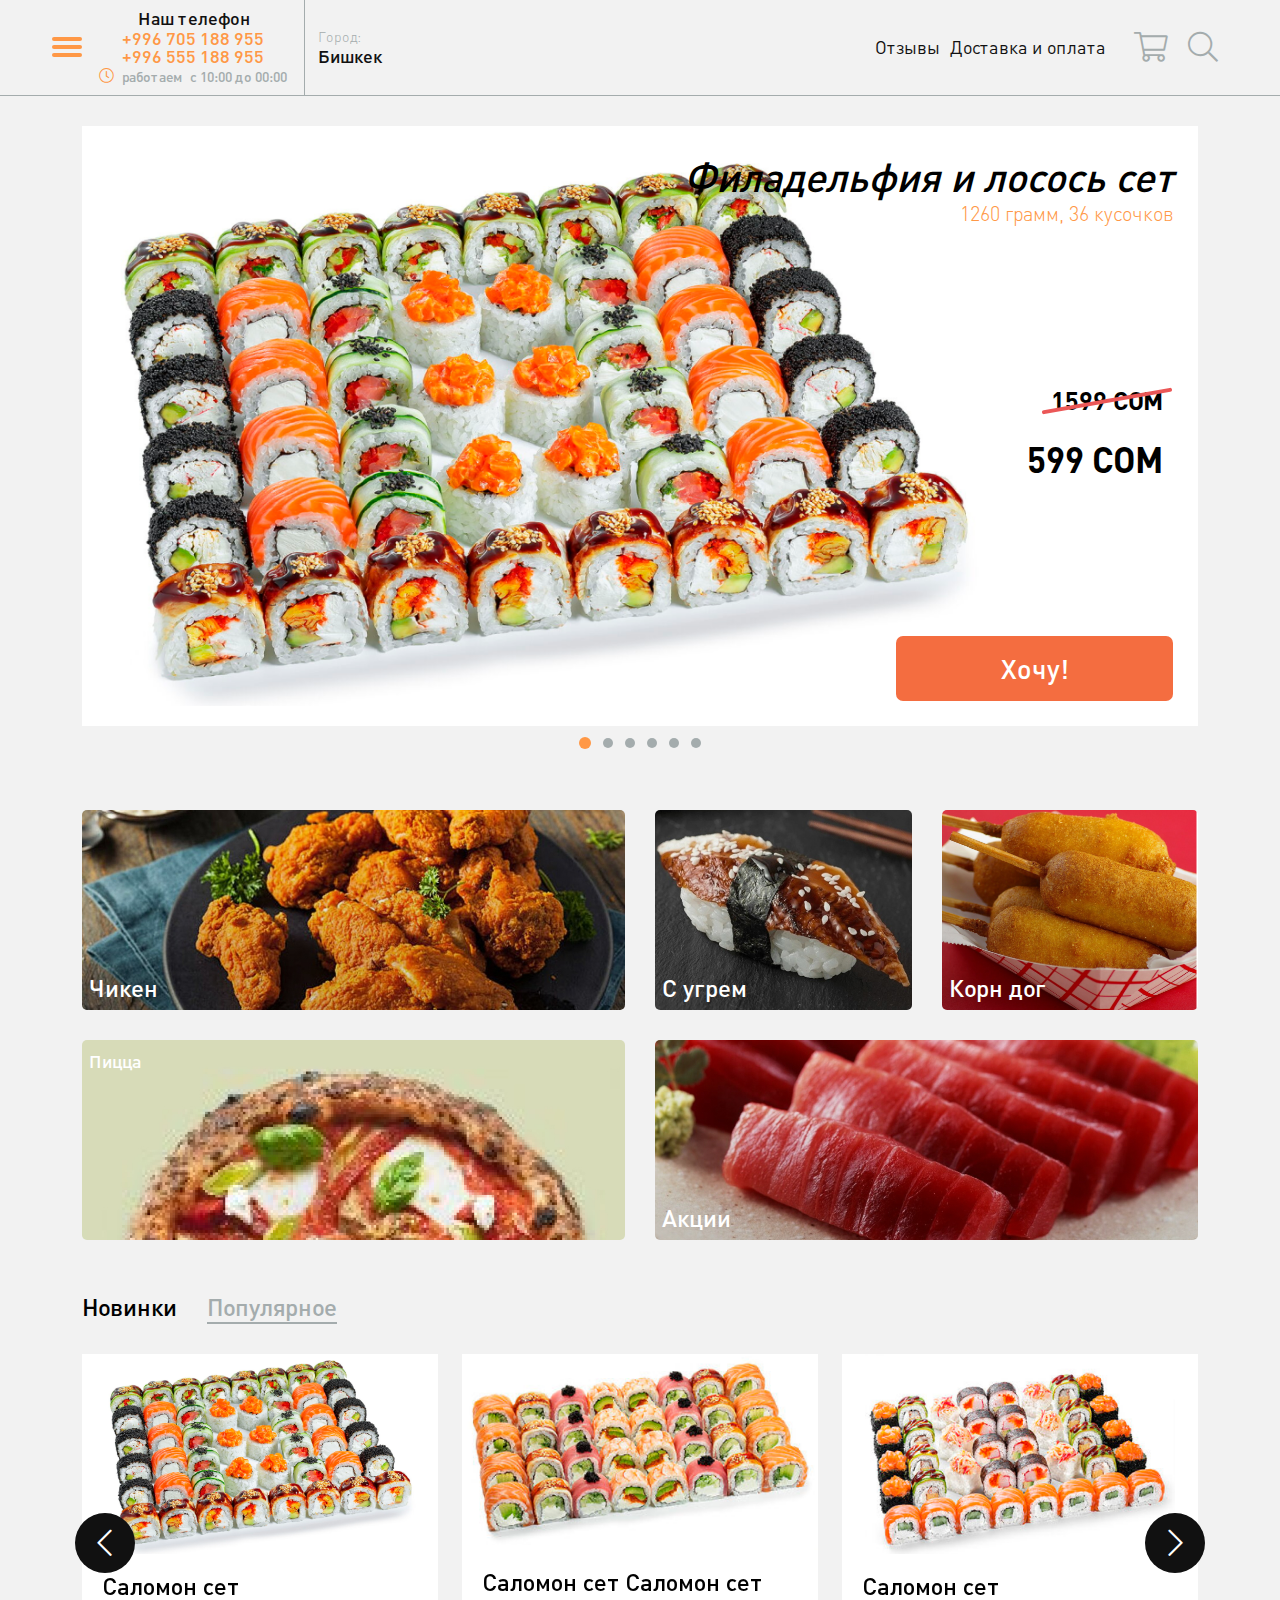
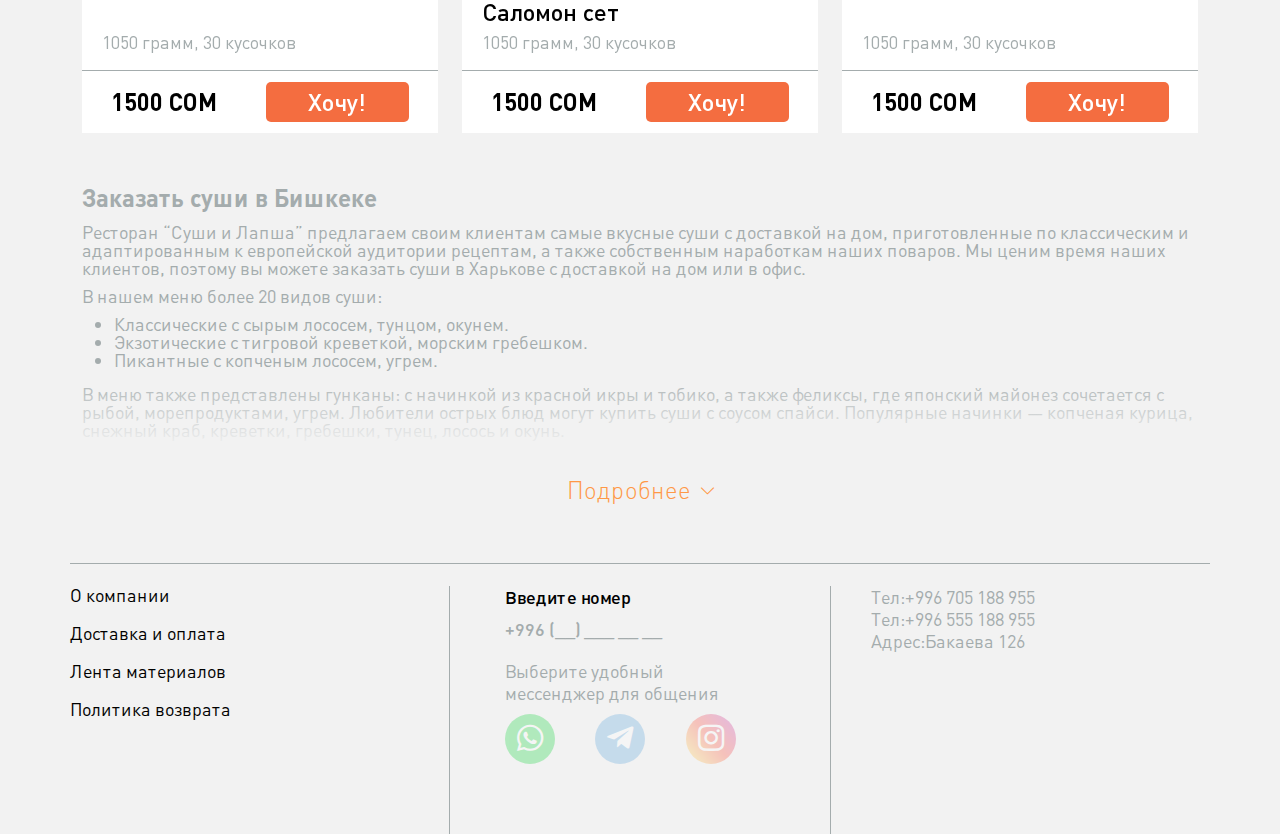
<file: index.html>
<!DOCTYPE html>
<html lang="en">
<head>
  <meta charset="UTF-8">
  <meta http-equiv="X-UA-Compatible" content="IE=edge">
  <meta name="viewport" content="width=device-width, initial-scale=1.0">
  <title>Document</title>
  <link rel="stylesheet" href="css/bootstrap.css">
  <link rel="stylesheet" href="css/main.css">
</head>
<body>
  
  <!-- navbar -->
  <nav class="navbar">
    <div class="container-fluid">
      <div class="navbar-controllers d-flex align-items-center">
        <a href="#!" class="navbar-controllers__logo d-md-none d-flex">
          <img src="images/logo.png" alt="">
        </a>
        <a href="#menu" data-bs-toggle="offcanvas" class="navbar-controllers__btn d-md-flex d-none">
          <span></span>
          <span></span>
          <span></span>
        </a>
      </div>
      <div class="navbar-contacts d-flex flex-md-column flex-row align-items-center justify-content-around">
        <div class="navbar-contacts__phone d-flex flex-column align-items-center">
          <h3>Наш телефон</h3>
          <a href="#!">+996 705 188 955</a>
          <a href="#!">+996 555 188 955</a>
        </div>
        <p class="navbar-contacts__time f300 icon-clock d-flex flex-md-row flex-column align-items-center">
          <span>работаем</span>
          <span>с 10:00 до 00:00</span>
        </p>
      </div>
      <div class="navbar-info d-md-flex d-none align-items-center justify-content-between flex-grow-1">
        <div class="navbar-info__location d-flex flex-column justify-content-center">
          <p>Город:</p>
          <h3>Бишкек</h3>
        </div>
        <div class="navbar-info__list d-flex align-items-center">
          <a href="#!">Отзывы</a>
          <a href="#!">Доставка и оплата</a>
        </div>
      </div>
      <div class="navbar-icons d-flex align-items-center">
        <a href="#cart" data-bs-toggle="offcanvas" class="navbar-icons__link f300 icon-cart d-md-flex d-none"></a>
        <a href="#!" class="navbar-icons__link f300 icon-search"></a>
      </div>
    </div>
    <!-- menu-left -->
    <div class="offcanvas offcanvas-start menu" id="menu">
      <div class="offcanvas-header flex-column align-items-center">
        <button type="button" class="btn-close align-self-end" data-bs-dismiss="offcanvas"></button>
        <a href="#!" class="menu-logo d-flex flex-column align-items-center">
          <img src="images/logo.png" alt="">
          <span>romsem</span>
        </a>
      </div>
      <div class="offcanvas-body d-flex justify-content-center">
        <ul class="menu-list navbar-nav">
          <li><a href="#!" class=""><img src="images/icon-menu/item1.svg" alt=""><span>Пицца</span></a></li>
          <li><a href="#!" class=""><img src="images/icon-menu/item2.svg" alt=""><span>Сеты</span></a></li>
          <li><a href="#!" class=""><img src="images/icon-menu/item3.svg" alt=""><span>WOK</span></a></li>
          <li><a href="#!" class=""><img src="images/icon-menu/item4.svg" alt=""><span>Роллы</span></a></li>
          <li><a href="#!" class=""><img src="images/icon-menu/item5.svg" alt=""><span>Суши</span></a></li>
          <li><a href="#!" class="soon"><img src="images/icon-menu/item6.svg" alt=""><span>Салаты</span></a></li>
          <li><a href="#!" class="soon"><img src="images/icon-menu/item7.svg" alt=""><span>Супы</span></a></li>
          <li><a href="#!" class=""><img src="images/icon-menu/item8.svg" alt=""><span>Корн доги</span></a></li>
          <li><a href="#!" class=""><img src="images/icon-menu/item9.svg" alt=""><span>Напитки</span></a></li>
          <li><a href="#!" class=""><img src="images/icon-menu/item10.svg" alt=""><span>Акции</span></a></li>
        </ul>
      </div>
    </div>
    <!-- menu-left end -->
    <!-- menu-right -->
    <div class="offcanvas offcanvas-end cart" id="cart">
      <div class="offcanvas-header">
        <button type="button" class="btn-close" data-bs-dismiss="offcanvas"></button>
      </div>
      <div class="offcanvas-body d-flex flex-column">
        <div class="cart-products d-flex flex-column align-items-center">
          <h3 class="cart-products__title">Ваша корзина пуста.</h3>
          <a href="#!" class="cart-products__add">Добавьте же скорее что-нибудь!</a>
          <p class="cart-products__text">Бесплатная доставка от 800 СОМ</p>
        </div>
        <div class="cart-location d-flex flex-column align-items-center">
          <div class="cart-location__map">
            <iframe src="https://www.google.com/maps/embed?pb=!1m18!1m12!1m3!1d46795.66070229562!2d74.58178971938123!3d42.85745942677854!2m3!1f0!2f0!3f0!3m2!1i1024!2i768!4f13.1!3m3!1m2!1s0x389eb7e1c72393ab%3A0xa4fb25362bde93a9!2z0KHRg9GI0Lgg0KTQuNGI0LrQsA!5e0!3m2!1sru!2s!4v1639661784250!5m2!1sru!2s" loading="lazy"></iframe>
          </div>
          <span class="f300 icon-marker"></span>
          <h3 class="cart-location__title">Укажите адрес</h3>
          <a href="#!" class="cart-location__time">И узнайте время доставки</a>
        </div>
      </div>
    </div>
    <!-- menu-right end -->
  </nav>
  <nav class="navbar-bottom fixed-bottom d-md-none d-flex justify-content-center align-items-center">
    <a href="#menu" data-bs-toggle="offcanvas" class="navbar-bottom__link d-flex flex-column align-items-center">
      <img src="images/icon-menu-bottom/icon1.svg" alt="">
      <span>Меню</span>
    </a>
    <a href="#cart" data-bs-toggle="offcanvas" class="navbar-bottom__link d-flex flex-column align-items-center">
      <img src="images/icon-menu-bottom/icon2.svg" alt="">
      <span>Корзина</span>
    </a>
    <a href="#!" class="navbar-bottom__link d-flex flex-column align-items-center">
      <img src="images/icon-menu-bottom/icon3.svg" alt="">
      <span>Отзывы</span>
    </a>
  </nav>
  <!-- navbar end -->
  
  <!-- header slider -->
  <header class="header container d-md-block d-none">
    <div id="header-slider" class="carousel slide" data-bs-ride="carousel">
      <div class="carousel-inner">
        <div class="carousel-item active">
          <img src="images/sets/Rectangle1.png" alt="">
          <div class="carousel-caption d-flex flex-column align-items-end justify-content-between">
            <div class="carousel-caption__text d-flex flex-column align-items-end">
              <h2>Филадельфия и лосось сет</h2>
              <p>1260 грамм, 36 кусочков</p>
            </div>
            <div class="carousel-caption__price d-flex flex-column align-items-end">
              <span class="carousel-caption__price--old">1599 СОМ</span>
              <span class="carousel-caption__price--new">599 СОМ</span>
            </div>
            <a href="#!" class="carousel-caption__btn">Хочу!</a>
          </div>
        </div>
        <div class="carousel-item">
          <img src="images/sets/Rectangle2.png" alt="">
          <div class="carousel-caption d-flex flex-column align-items-end justify-content-between">
            <div class="carousel-caption__text d-flex flex-column align-items-end">
              <h2>Филадельфия и лосось сет</h2>
              <p>1260 грамм, 36 кусочков</p>
            </div>
            <div class="carousel-caption__price d-flex flex-column align-items-end">
              <span class="carousel-caption__price--old">1599 СОМ</span>
              <span class="carousel-caption__price--new">599 СОМ</span>
            </div>
            <a href="#!" class="carousel-caption__btn">Хочу!</a>
          </div>
        </div>
        <div class="carousel-item">
          <img src="images/sets/Rectangle3.png" alt="">
          <div class="carousel-caption d-flex flex-column align-items-end justify-content-between">
            <div class="carousel-caption__text d-flex flex-column align-items-end">
              <h2>Филадельфия и лосось сет</h2>
              <p>1260 грамм, 36 кусочков</p>
            </div>
            <div class="carousel-caption__price d-flex flex-column align-items-end">
              <span class="carousel-caption__price--old">1599 СОМ</span>
              <span class="carousel-caption__price--new">599 СОМ</span>
            </div>
            <a href="#!" class="carousel-caption__btn">Хочу!</a>
          </div>
        </div>
        <div class="carousel-item">
          <img src="images/sets/Rectangle4.png" alt="">
          <div class="carousel-caption d-flex flex-column align-items-end justify-content-between">
            <div class="carousel-caption__text d-flex flex-column align-items-end">
              <h2>Филадельфия и лосось сет</h2>
              <p>1260 грамм, 36 кусочков</p>
            </div>
            <div class="carousel-caption__price d-flex flex-column align-items-end">
              <span class="carousel-caption__price--old">1599 СОМ</span>
              <span class="carousel-caption__price--new">599 СОМ</span>
            </div>
            <a href="#!" class="carousel-caption__btn">Хочу!</a>
          </div>
        </div>
        <div class="carousel-item">
          <img src="images/sets/Rectangle5.png" alt="">
          <div class="carousel-caption d-flex flex-column align-items-end justify-content-between">
            <div class="carousel-caption__text d-flex flex-column align-items-end">
              <h2>Филадельфия и лосось сет</h2>
              <p>1260 грамм, 36 кусочков</p>
            </div>
            <div class="carousel-caption__price d-flex flex-column align-items-end">
              <span class="carousel-caption__price--old">1599 СОМ</span>
              <span class="carousel-caption__price--new">599 СОМ</span>
            </div>
            <a href="#!" class="carousel-caption__btn">Хочу!</a>
          </div>
        </div>
        <div class="carousel-item">
          <img src="images/sets/Rectangle6.png" alt="">
          <div class="carousel-caption d-flex flex-column align-items-end justify-content-between">
            <div class="carousel-caption__text d-flex flex-column align-items-end">
              <h2>Филадельфия и лосось сет</h2>
              <p>1260 грамм, 36 кусочков</p>
            </div>
            <div class="carousel-caption__price d-flex flex-column align-items-end">
              <span class="carousel-caption__price--old">1599 СОМ</span>
              <span class="carousel-caption__price--new">599 СОМ</span>
            </div>
            <a href="#!" class="carousel-caption__btn">Хочу!</a>
          </div>
        </div>
      </div>
      
      <ul class="carousel-indicators">
        <li data-bs-target="#header-slider" data-bs-slide-to="0" class="active"></li>
        <li data-bs-target="#header-slider" data-bs-slide-to="1" ></li>
        <li data-bs-target="#header-slider" data-bs-slide-to="2" ></li>
        <li data-bs-target="#header-slider" data-bs-slide-to="3" ></li>
        <li data-bs-target="#header-slider" data-bs-slide-to="4" ></li>
        <li data-bs-target="#header-slider" data-bs-slide-to="5" ></li>
      </ul>
    </div>
  </header>
  <!-- header slider end -->
  
  <!-- categories -->
  <section class="categories container">
    <div class="row categories__content">
      <div class="col-6 order-md-last categories-card">
        <a href="#!" class="categories-card__link">
          <img src="images/category/item1.jpg" alt="">
          <p>Пицца</p>
        </a>
      </div>
      <div class="col-6 d-md-none d-flex categories-card">
        <a href="#!" class="categories-card__link">
          <img src="images/category/item2.jpg" alt="">
          <p>Сеты</p>
        </a>
      </div>
      <div class="col-6 d-md-none d-flex categories-card">
        <a href="#!" class="categories-card__link">
          <img src="images/category/item3.jpg" alt="">
          <p>WOK</p>
        </a>
      </div>
      <div class="col-6 d-md-none d-flex categories-card">
        <a href="#!" class="categories-card__link">
          <img src="images/category/item4.jpg" alt="">
          <p>Роллы</p>
        </a>
      </div>
      <div class="col-6 d-md-none d-flex categories-card">
        <a href="#!" class="categories-card__link">
          <img src="images/category/item5.jpg" alt="">
          <p>Суши</p>
        </a>
      </div>
      <div class="col-6 d-md-none d-flex categories-card soon">
        <a href="#!" class="categories-card__link">
          <img src="images/category/item6.jpg" alt="">
          <p>Супы</p>
        </a>
      </div>
      <div class="col-6 d-md-none d-flex categories-card soon">
        <a href="#!" class="categories-card__link">
          <img src="images/category/item7.jpg" alt="">
          <p>Салаты</p>
        </a>
      </div>
      <div class="col-6 d-md-none d-flex categories-card">
        <a href="#!" class="categories-card__link">
          <img src="images/category/item8.jpg" alt="">
          <p>Напитки</p>
        </a>
      </div>
      <div class="col-12 d-md-none d-flex categories-card">
        <a href="#!" class="categories-card__link">
          <img src="images/category/item9.jpg" alt="">
          <p>Комбо</p>
        </a>
      </div>
      <div class="col-6 col-md-3 categories-card">
        <a href="#!" class="categories-card__link">
          <img src="images/category/item10.jpg" alt="">
          <p>С угрем</p>
        </a>
      </div>
      <div class="col-6 col-md-3 categories-card">
        <a href="#!" class="categories-card__link">
          <img src="images/category/item11.jpg" alt="">
          <p>Корн дог</p>
        </a>
      </div>
      <div class="col-12 col-md-6 order-md-first categories-card">
        <a href="#!" class="categories-card__link">
          <img src="images/category/item12.jpg" alt="">
          <p>Чикен</p>
        </a>
      </div>
      <div class="col-12 col-md-6 order-md-last categories-card">
        <a href="#!" class="categories-card__link">
          <img src="images/category/item13.jpg" alt="">
          <p>Акции</p>
        </a>
      </div>
    </div>
  </section>
  <!-- categories end -->
  
  <!-- tabs -->
  <section class="tabs d-md-block d-none">
    <div class="container">
      <nav class="nav tabs__links">
        <a href="#link1" data-bs-toggle="tab" class="active">Новинки</a>
        <a href="#link2" data-bs-toggle="tab">Популярное</a>
      </nav>
    </div>
    <div class="container-fluid">
      <div class="tab-content">
        <div class="tab-pane fade show active" id="link1">
          <div id="products-new" class="carousel slide" data-bs-ride="carousel">
            <div class="container">
              <div class="carousel-inner">
                <div class="carousel-item active">
                  <div class="row">
                    <div class="col-md-4">
                      <div class="products d-flex flex-column align-items-center">
                        <img src="images/sets/Rectangle1.png" alt="" class="products__img">
                        <div class="products__content w-100 h-100 d-flex flex-column">
                          <div class="products__content--text d-flex flex-column justify-content-between">
                            <h3>Саломон сет</h3>
                            <p>1050 грамм, 30 кусочков</p>
                          </div>
                          <div class="products__content--price d-flex justify-content-around align-items-center">
                            <span>1500 СОМ</span>
                            <a href="#!" class="products__btn">Хочу!</a>
                          </div>
                        </div>
                      </div>
                    </div>
                    <div class="col-md-4">
                      <div class="products d-flex flex-column align-items-center">
                        <img src="images/sets/Rectangle2.png" alt="" class="products__img">
                        <div class="products__content w-100 h-100 d-flex flex-column">
                          <div class="products__content--text d-flex flex-column justify-content-between">
                            <h3>Саломон сет Саломон сет Саломон сет</h3>
                            <p>1050 грамм, 30 кусочков</p>
                          </div>
                          <div class="products__content--price d-flex justify-content-around align-items-center">
                            <span>1500 СОМ</span>
                            <a href="#!" class="products__btn">Хочу!</a>
                          </div>
                        </div>
                      </div>
                    </div>
                    <div class="col-md-4">
                      <div class="products d-flex flex-column align-items-center">
                        <img src="images/sets/Rectangle3.png" alt="" class="products__img">
                        <div class="products__content w-100 h-100 d-flex flex-column">
                          <div class="products__content--text d-flex flex-column justify-content-between ">
                            <h3>Саломон сет</h3>
                            <p>1050 грамм, 30 кусочков</p>
                          </div>
                          <div class="products__content--price d-flex justify-content-around align-items-center">
                            <span>1500 СОМ</span>
                            <a href="#!" class="products__btn">Хочу!</a>
                          </div>
                        </div>
                      </div>
                    </div>
                  </div>
                </div>
                <div class="carousel-item">
                  <div class="row">
                    <div class="col-md-4">
                      <div class="products d-flex flex-column align-items-center">
                        <img src="images/sets/Rectangle1.png" alt="" class="products__img">
                        <div class="products__content w-100 h-100 d-flex flex-column">
                          <div class="products__content--text d-flex flex-column justify-content-between">
                            <h3>Саломон сет</h3>
                            <p>1050 грамм, 30 кусочков</p>
                          </div>
                          <div class="products__content--price d-flex justify-content-around align-items-center">
                            <span>1500 СОМ</span>
                            <a href="#!" class="products__btn">Хочу!</a>
                          </div>
                        </div>
                      </div>
                    </div>
                    <div class="col-md-4">
                      <div class="products d-flex flex-column align-items-center">
                        <img src="images/sets/Rectangle2.png" alt="" class="products__img">
                        <div class="products__content w-100 h-100 d-flex flex-column">
                          <div class="products__content--text d-flex flex-column justify-content-between">
                            <h3>Саломон сет Саломон сет Саломон сет</h3>
                            <p>1050 грамм, 30 кусочков</p>
                          </div>
                          <div class="products__content--price d-flex justify-content-around align-items-center">
                            <span>1500 СОМ</span>
                            <a href="#!" class="products__btn">Хочу!</a>
                          </div>
                        </div>
                      </div>
                    </div>
                    <div class="col-md-4">
                      <div class="products d-flex flex-column align-items-center">
                        <img src="images/sets/Rectangle3.png" alt="" class="products__img">
                        <div class="products__content w-100 h-100 d-flex flex-column">
                          <div class="products__content--text d-flex flex-column justify-content-between ">
                            <h3>Саломон сет</h3>
                            <p>1050 грамм, 30 кусочков</p>
                          </div>
                          <div class="products__content--price d-flex justify-content-around align-items-center">
                            <span>1500 СОМ</span>
                            <a href="#!" class="products__btn">Хочу!</a>
                          </div>
                        </div>
                      </div>
                    </div>
                  </div>
                </div>
              </div>
            </div>
            <a class="carousel-control-prev f300 icon-arr-left" href="#products-new" data-bs-slide="prev"></a>
            <a class="carousel-control-next f300 icon-arr-right" href="#products-new" data-bs-slide="next"></a>
          </div>
        </div>
        <div class="tab-pane fade show" id="link2">
          <div id="products-popular" class="carousel slide" data-bs-ride="carousel">
            <div class="container">
              <div class="carousel-inner">
                <div class="carousel-item active">
                  <div class="row">
                    <div class="col-md-4">
                      <div class="products d-flex flex-column align-items-center">
                        <img src="images/sets/Rectangle1.png" alt="" class="products__img">
                        <div class="products__content w-100 h-100 d-flex flex-column">
                          <div class="products__content--text d-flex flex-column justify-content-between">
                            <h3>Саломон сет</h3>
                            <p>1050 грамм, 30 кусочков</p>
                          </div>
                          <div class="products__content--price d-flex justify-content-around align-items-center">
                            <span>1500 СОМ</span>
                            <a href="#!" class="products__btn">Хочу!</a>
                          </div>
                        </div>
                      </div>
                    </div>
                    <div class="col-md-4">
                      <div class="products d-flex flex-column align-items-center">
                        <img src="images/sets/Rectangle2.png" alt="" class="products__img">
                        <div class="products__content w-100 h-100 d-flex flex-column">
                          <div class="products__content--text d-flex flex-column justify-content-between">
                            <h3>Саломон сет Саломон сет Саломон сет</h3>
                            <p>1050 грамм, 30 кусочков</p>
                          </div>
                          <div class="products__content--price d-flex justify-content-around align-items-center">
                            <span>1500 СОМ</span>
                            <a href="#!" class="products__btn">Хочу!</a>
                          </div>
                        </div>
                      </div>
                    </div>
                    <div class="col-md-4">
                      <div class="products d-flex flex-column align-items-center">
                        <img src="images/sets/Rectangle3.png" alt="" class="products__img">
                        <div class="products__content w-100 h-100 d-flex flex-column">
                          <div class="products__content--text d-flex flex-column justify-content-between ">
                            <h3>Саломон сет</h3>
                            <p>1050 грамм, 30 кусочков</p>
                          </div>
                          <div class="products__content--price d-flex justify-content-around align-items-center">
                            <span>1500 СОМ</span>
                            <a href="#!" class="products__btn">Хочу!</a>
                          </div>
                        </div>
                      </div>
                    </div>
                  </div>
                </div>
                <div class="carousel-item">
                  <div class="row">
                    <div class="col-md-4">
                      <div class="products d-flex flex-column align-items-center">
                        <img src="images/sets/Rectangle1.png" alt="" class="products__img">
                        <div class="products__content w-100 h-100 d-flex flex-column">
                          <div class="products__content--text d-flex flex-column justify-content-between">
                            <h3>Саломон сет</h3>
                            <p>1050 грамм, 30 кусочков</p>
                          </div>
                          <div class="products__content--price d-flex justify-content-around align-items-center">
                            <span>1500 СОМ</span>
                            <a href="#!" class="products__btn">Хочу!</a>
                          </div>
                        </div>
                      </div>
                    </div>
                    <div class="col-md-4">
                      <div class="products d-flex flex-column align-items-center">
                        <img src="images/sets/Rectangle2.png" alt="" class="products__img">
                        <div class="products__content w-100 h-100 d-flex flex-column">
                          <div class="products__content--text d-flex flex-column justify-content-between">
                            <h3>Саломон сет Саломон сет Саломон сет</h3>
                            <p>1050 грамм, 30 кусочков</p>
                          </div>
                          <div class="products__content--price d-flex justify-content-around align-items-center">
                            <span>1500 СОМ</span>
                            <a href="#!" class="products__btn">Хочу!</a>
                          </div>
                        </div>
                      </div>
                    </div>
                    <div class="col-md-4">
                      <div class="products d-flex flex-column align-items-center">
                        <img src="images/sets/Rectangle3.png" alt="" class="products__img">
                        <div class="products__content w-100 h-100 d-flex flex-column">
                          <div class="products__content--text d-flex flex-column justify-content-between ">
                            <h3>Саломон сет</h3>
                            <p>1050 грамм, 30 кусочков</p>
                          </div>
                          <div class="products__content--price d-flex justify-content-around align-items-center">
                            <span>1500 СОМ</span>
                            <a href="#!" class="products__btn">Хочу!</a>
                          </div>
                        </div>
                      </div>
                    </div>
                  </div>
                </div>
              </div>
            </div>
            <a class="carousel-control-prev f300 icon-arr-left" href="#products-popular" data-bs-slide="prev"></a>
            <a class="carousel-control-next f300 icon-arr-right" href="#products-popular" data-bs-slide="next"></a>
          </div>
        </div>
      </div>
    </div>
  </section>
  <!-- tabs end -->
  
  <!-- content -->
  <section class="content container d-flex flex-column align-items-center">
    <div class="content__text w-100">
      <h3>Заказать суши в Бишкеке</h3>
      <p>Ресторан “Суши и Лапша” предлагаем своим клиентам самые вкусные суши с доставкой на дом, приготовленные по классическим и адаптированным к европейской аудитории рецептам, а также собственным наработкам наших поваров. Мы ценим время наших клиентов, поэтому вы можете заказать суши в Харькове с доставкой на дом или в офис.</p>
      <p>В нашем меню более 20 видов суши:</p>
      <ul>
        <li>Классические с сырым лососем, тунцом, окунем.</li>
        <li>Экзотические с тигровой креветкой, морским гребешком.</li>
        <li>Пикантные с копченым лососем, угрем.</li>
      </ul>
      <p>В меню также представлены гунканы: с начинкой из красной икры и тобико, а также феликсы, где японский майонез сочетается с рыбой, морепродуктами, угрем. Любители острых блюд могут купить суши с соусом спайси. Популярные начинки — копченая курица, снежный краб, креветки, гребешки, тунец, лосось и окунь.</p>
    </div>
    <a href="#!" class="content__more f300 icon-arr-down d-flex flex-row-reverse">Подробнее</a>
  </section>
  <!-- content end -->
  
  <!-- footer -->
  <footer class="footer container">
    <div class="row">
      <div class="col-md-4 footer-box d-md-flex d-none">
        <ul class="footer-box__list navbar-nav">
          <li><a href="#!">О компании</a></li>
          <li><a href="#!">Доставка и оплата</a></li>
          <li><a href="#!">Лента материалов</a></li>
          <li><a href="#!">Политика возврата</a></li>
        </ul>
      </div>
      <div class="col-md-4 footer-box">
        <div class="footer-box__text">
          <h3 class="d-md-flex d-none">Введите номер</h3>
          <span class="d-md-flex d-none">+996 (__) ___ __ __</span>
          <p class="text-md-start text-center">Выберите удобный мессенджер для общения</p>
          <ul class="footer-box__text--social navbar-nav flex-row justify-content-between">
            <li><a href="#!" class="f400 icon-whatsapp"></a></li>
            <li><a href="#!" class="f400 icon-telegram"></a></li>
            <li><a href="#!" class="f400 icon-instagram"></a></li>
          </ul>
        </div>
      </div>
      <div class="col-md-4 footer-box d-flex flex-column align-items-md-start align-items-center">
        <a href="#!" class="footer-box__phone">Тел:+996 705 188 955</a>
        <a href="#!" class="footer-box__phone">Тел:+996 555 188 955</a>
        <p class="footer-box__address">Адрес:Бакаева 126</p>
      </div>
    </div>
  </footer>
  <!-- footer end -->
  
  
  <script src="js/bootstrap.bundle.min.js"></script>
</body>
</html>
</file>
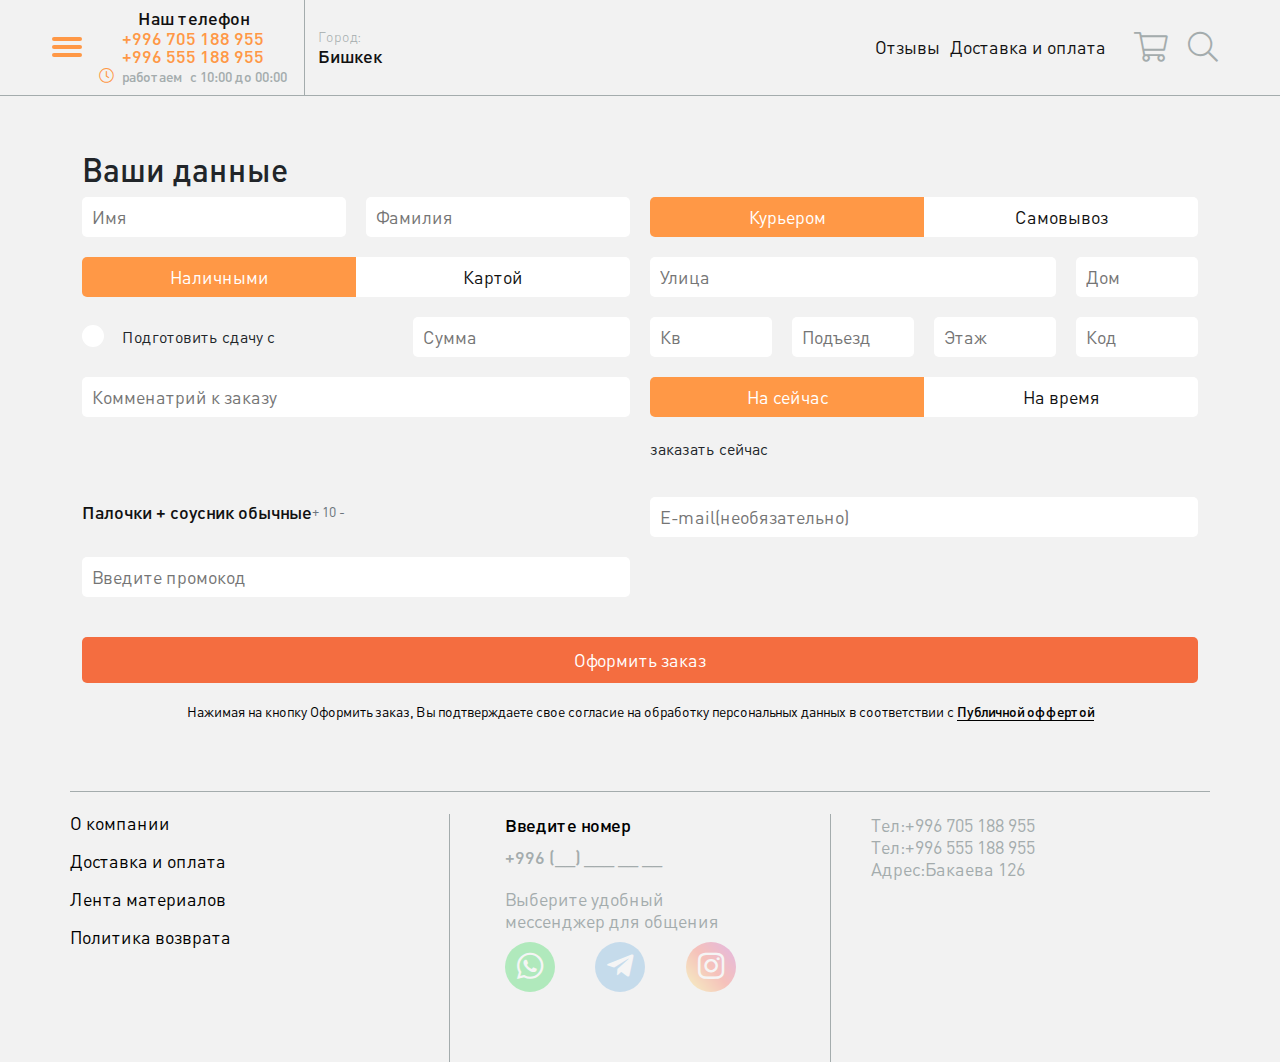
<file: form.html>
<!DOCTYPE html>
<html lang="en">
<head>
  <meta charset="UTF-8">
  <meta http-equiv="X-UA-Compatible" content="IE=edge">
  <meta name="viewport" content="width=device-width, initial-scale=1.0">
  <title>Document</title>
  <link rel="stylesheet" href="css/bootstrap.css">
  <link rel="stylesheet" href="css/main.css">
</head>
<body>
  
  <!-- navbar -->
  <nav class="navbar">
    <div class="container-fluid">
      <div class="navbar-controllers d-flex align-items-center">
        <a href="#!" class="navbar-controllers__logo d-md-none d-flex">
          <img src="images/logo.png" alt="">
        </a>
        <a href="#menu" data-bs-toggle="offcanvas" class="navbar-controllers__btn d-md-flex d-none">
          <span></span>
          <span></span>
          <span></span>
        </a>
      </div>
      <div class="navbar-contacts d-flex flex-md-column flex-row align-items-center justify-content-around">
        <div class="navbar-contacts__phone d-flex flex-column align-items-center">
          <h3>Наш телефон</h3>
          <a href="#!">+996 705 188 955</a>
          <a href="#!">+996 555 188 955</a>
        </div>
        <p class="navbar-contacts__time f300 icon-clock d-flex flex-md-row flex-column align-items-center">
          <span>работаем</span>
          <span>с 10:00 до 00:00</span>
        </p>
      </div>
      <div class="navbar-info d-md-flex d-none align-items-center justify-content-between flex-grow-1">
        <div class="navbar-info__location d-flex flex-column justify-content-center">
          <p>Город:</p>
          <h3>Бишкек</h3>
        </div>
        <div class="navbar-info__list d-flex align-items-center">
          <a href="#!">Отзывы</a>
          <a href="#!">Доставка и оплата</a>
        </div>
      </div>
      <div class="navbar-icons d-flex align-items-center">
        <a href="#cart" data-bs-toggle="offcanvas" class="navbar-icons__link f300 icon-cart d-md-flex d-none"></a>
        <a href="#!" class="navbar-icons__link f300 icon-search"></a>
      </div>
    </div>
    <!-- menu-left -->
    <div class="offcanvas offcanvas-start menu" id="menu">
      <div class="offcanvas-header flex-column align-items-center">
        <button type="button" class="btn-close align-self-end" data-bs-dismiss="offcanvas"></button>
        <a href="#!" class="menu-logo d-flex flex-column align-items-center">
          <img src="images/logo.png" alt="">
          <span>romsem</span>
        </a>
      </div>
      <div class="offcanvas-body d-flex justify-content-center">
        <ul class="menu-list navbar-nav">
          <li><a href="#!" class=""><img src="images/icon-menu/item1.svg" alt=""><span>Пицца</span></a></li>
          <li><a href="#!" class=""><img src="images/icon-menu/item2.svg" alt=""><span>Сеты</span></a></li>
          <li><a href="#!" class=""><img src="images/icon-menu/item3.svg" alt=""><span>WOK</span></a></li>
          <li><a href="#!" class=""><img src="images/icon-menu/item4.svg" alt=""><span>Роллы</span></a></li>
          <li><a href="#!" class=""><img src="images/icon-menu/item5.svg" alt=""><span>Суши</span></a></li>
          <li><a href="#!" class="soon"><img src="images/icon-menu/item6.svg" alt=""><span>Салаты</span></a></li>
          <li><a href="#!" class="soon"><img src="images/icon-menu/item7.svg" alt=""><span>Супы</span></a></li>
          <li><a href="#!" class=""><img src="images/icon-menu/item8.svg" alt=""><span>Корн доги</span></a></li>
          <li><a href="#!" class=""><img src="images/icon-menu/item9.svg" alt=""><span>Напитки</span></a></li>
          <li><a href="#!" class=""><img src="images/icon-menu/item10.svg" alt=""><span>Акции</span></a></li>
        </ul>
      </div>
    </div>
    <!-- menu-left end -->
    <!-- menu-right -->
    <div class="offcanvas offcanvas-end cart" id="cart">
      <div class="offcanvas-header">
        <button type="button" class="btn-close" data-bs-dismiss="offcanvas"></button>
      </div>
      <div class="offcanvas-body d-flex flex-column">
        <div class="cart-products d-flex flex-column align-items-center">
          <h3 class="cart-products__title">Ваша корзина пуста.</h3>
          <a href="#!" class="cart-products__add">Добавьте же скорее что-нибудь!</a>
          <p class="cart-products__text">Бесплатная доставка от 800 СОМ</p>
        </div>
        <div class="cart-location d-flex flex-column align-items-center">
          <div class="cart-location__map">
            <iframe src="https://www.google.com/maps/embed?pb=!1m18!1m12!1m3!1d46795.66070229562!2d74.58178971938123!3d42.85745942677854!2m3!1f0!2f0!3f0!3m2!1i1024!2i768!4f13.1!3m3!1m2!1s0x389eb7e1c72393ab%3A0xa4fb25362bde93a9!2z0KHRg9GI0Lgg0KTQuNGI0LrQsA!5e0!3m2!1sru!2s!4v1639661784250!5m2!1sru!2s" loading="lazy"></iframe>
          </div>
          <span class="f300 icon-marker"></span>
          <h3 class="cart-location__title">Укажите адрес</h3>
          <a href="#!" class="cart-location__time">И узнайте время доставки</a>
        </div>
      </div>
    </div>
    <!-- menu-right end -->
  </nav>
  <nav class="navbar-bottom fixed-bottom d-md-none d-flex justify-content-center align-items-center">
    <a href="#menu" data-bs-toggle="offcanvas" class="navbar-bottom__link d-flex flex-column align-items-center">
      <img src="images/icon-menu-bottom/icon1.svg" alt="">
      <span>Меню</span>
    </a>
    <a href="#cart" data-bs-toggle="offcanvas" class="navbar-bottom__link d-flex flex-column align-items-center">
      <img src="images/icon-menu-bottom/icon2.svg" alt="">
      <span>Корзина</span>
    </a>
    <a href="#!" class="navbar-bottom__link d-flex flex-column align-items-center">
      <img src="images/icon-menu-bottom/icon3.svg" alt="">
      <span>Отзывы</span>
    </a>
  </nav>
  <!-- navbar end -->
  
  <!-- form -->
  <section class="form container">
    <h2 class="text-md-start text-center">Ваши данные</h2>
    <form action="">
      <div class="row">
        <div class="col-md-6 form-name">
          <input type="text" name="userName" placeholder="Имя">
          <input type="text" name="userSurname" placeholder="Фамилия">
        </div>
        <div class="col-md-6 form-deliv">
          <div class="nav form-delivery">
            <a href="#delivery1" data-bs-toggle="tab" class="active">Курьером</a>
            <a href="#delivery2" data-bs-toggle="tab">Самовывоз</a>
          </div>
        </div>
        <div class="col-md-6 form-payment">
          <div class="nav form-card">
            <a href="#card1" data-bs-toggle="tab" class="active">Наличными</a>
            <a href="#card2" data-bs-toggle="tab" class="">Картой</a>
          </div>
          <div class="tab-content">
            <div class="tab-pane fade show active" id="card1">
              <div class="row card1">
                <div class="col-7">
                  <label>
                    <input type="checkbox" name="ok" value="ok">
                    <span class="checkbox-text">
                      Подготовить сдачу с 
                      <span class="checkbox icon-check f300"></span>
                    </span>
                  </label>
                </div>
                <div class="col-5">
                  <input type="text" name="summ" placeholder="Сумма">
                </div>
              </div>
            </div>
            <div class="tab-pane fade show" id="card2">
              <div class="row card2">
                <div class="col-12">
                  <input type="text" name="numCard" placeholder="Номер карты">
                </div>
                <div class="col-6">
                  <input type="text" name="yearCard" placeholder="Дата выпуска">
                </div>
                <div class="col-6">
                  <input type="text" name="cvv" placeholder="cvv">
                </div>
              </div>
            </div>
          </div>
        </div>
        <div class="col-md-6 form-address">
          <div class="tab-content">
            <div class="tab-pane fade show active" id="delivery1">
              <div class="row delivery1">
                <div class="col-9">
                  <input type="text" name="street" placeholder="Улица">
                </div>
                <div class="col-3">
                  <input type="text" name="house" placeholder="Дом">
                </div>
                <div class="col-3">
                  <input type="text" name="apartment" placeholder="Кв">
                </div>
                <div class="col-3">
                  <input type="text" name="entrance" placeholder="Подъезд">
                </div>
                <div class="col-3">
                  <input type="text" name="floor" placeholder="Этаж">
                </div>
                <div class="col-3">
                  <input type="text" name="code" placeholder="Код">
                </div>
              </div>
            </div>
            <div class="tab-pane fade show" id="delivery2">
              <input type="text" name="phone" placeholder="Телефон">
            </div>
          </div>
        </div>
        <div class="col-md-6 form-comments">
          <input type="text" name="comments" placeholder="Комменатрий к заказу">
        </div>
        <div class="col-md-6 form-deliverTime">
          <div class="nav form-time">
            <a href="#time1" data-bs-toggle="tab" class="active">На сейчас</a>
            <a href="#time2" data-bs-toggle="tab" class="">На время</a>
          </div>
          <div class="tab-content">
            <div class="tab-pane fade show active" id="time1">
              <p>заказать сейчас</p>
            </div>
            <div class="tab-pane fade show" id="time2">
              <div class="row">
                <div class="col-6">
                  <input type="text" name="h" placeholder="Час">
                </div>
                <div class="col-6">
                  <input type="text" name="m" placeholder="Мин">
                </div>
              </div>
              
            </div>
          </div>
        </div>
        <div class="col-md-6 form-text">
          <div class="form-info">
            <p>Палочки + соусник обычные</p>
            <div class="form-info__num">
              <span class="form-info__num--symbol">+</span>
              <span class="form-info__num--amount">10</span>
              <span class="form-info__num--symbol">-</span>
            </div>
          </div>
        </div>
        <div class="col-md-6 form-email">
          <input type="text" name="userEmail" placeholder="E-mail(необязательно)">
        </div>
        <div class="col-md-6 form-promo">
          <input type="text" name="promoCod" placeholder="Введите промокод">
        </div>
        <div class="col-12"></div>
        <div class="col-12">
          <button class="form-btn" type="button">Оформить заказ</button>
        </div>
        <div class="col-12">
          <p class="aferta">Нажимая на кнопку Оформить заказ, Вы подтверждаете свое согласие на обработку персональных данных в соответствии с <a href="#!">Публичной оффертой</a></p>
        </div>
      </div>
    </form>
  </section>
  <!-- form end -->
  
  <!-- footer -->
  <footer class="footer container">
    <div class="row">
      <div class="col-md-4 footer-box d-md-flex d-none">
        <ul class="footer-box__list navbar-nav">
          <li><a href="#!">О компании</a></li>
          <li><a href="#!">Доставка и оплата</a></li>
          <li><a href="#!">Лента материалов</a></li>
          <li><a href="#!">Политика возврата</a></li>
        </ul>
      </div>
      <div class="col-md-4 footer-box">
        <div class="footer-box__text">
          <h3 class="d-md-flex d-none">Введите номер</h3>
          <span class="d-md-flex d-none">+996 (__) ___ __ __</span>
          <p class="text-md-start text-center">Выберите удобный мессенджер для общения</p>
          <ul class="footer-box__text--social navbar-nav flex-row justify-content-between">
            <li><a href="#!" class="f400 icon-whatsapp"></a></li>
            <li><a href="#!" class="f400 icon-telegram"></a></li>
            <li><a href="#!" class="f400 icon-instagram"></a></li>
          </ul>
        </div>
      </div>
      <div class="col-md-4 footer-box d-flex flex-column align-items-md-start align-items-center">
        <a href="#!" class="footer-box__phone">Тел:+996 705 188 955</a>
        <a href="#!" class="footer-box__phone">Тел:+996 555 188 955</a>
        <p class="footer-box__address">Адрес:Бакаева 126</p>
      </div>
    </div>
  </footer>
  <!-- footer end -->
  
  
  <script src="js/bootstrap.bundle.min.js"></script>
</body>
</html>
</file>
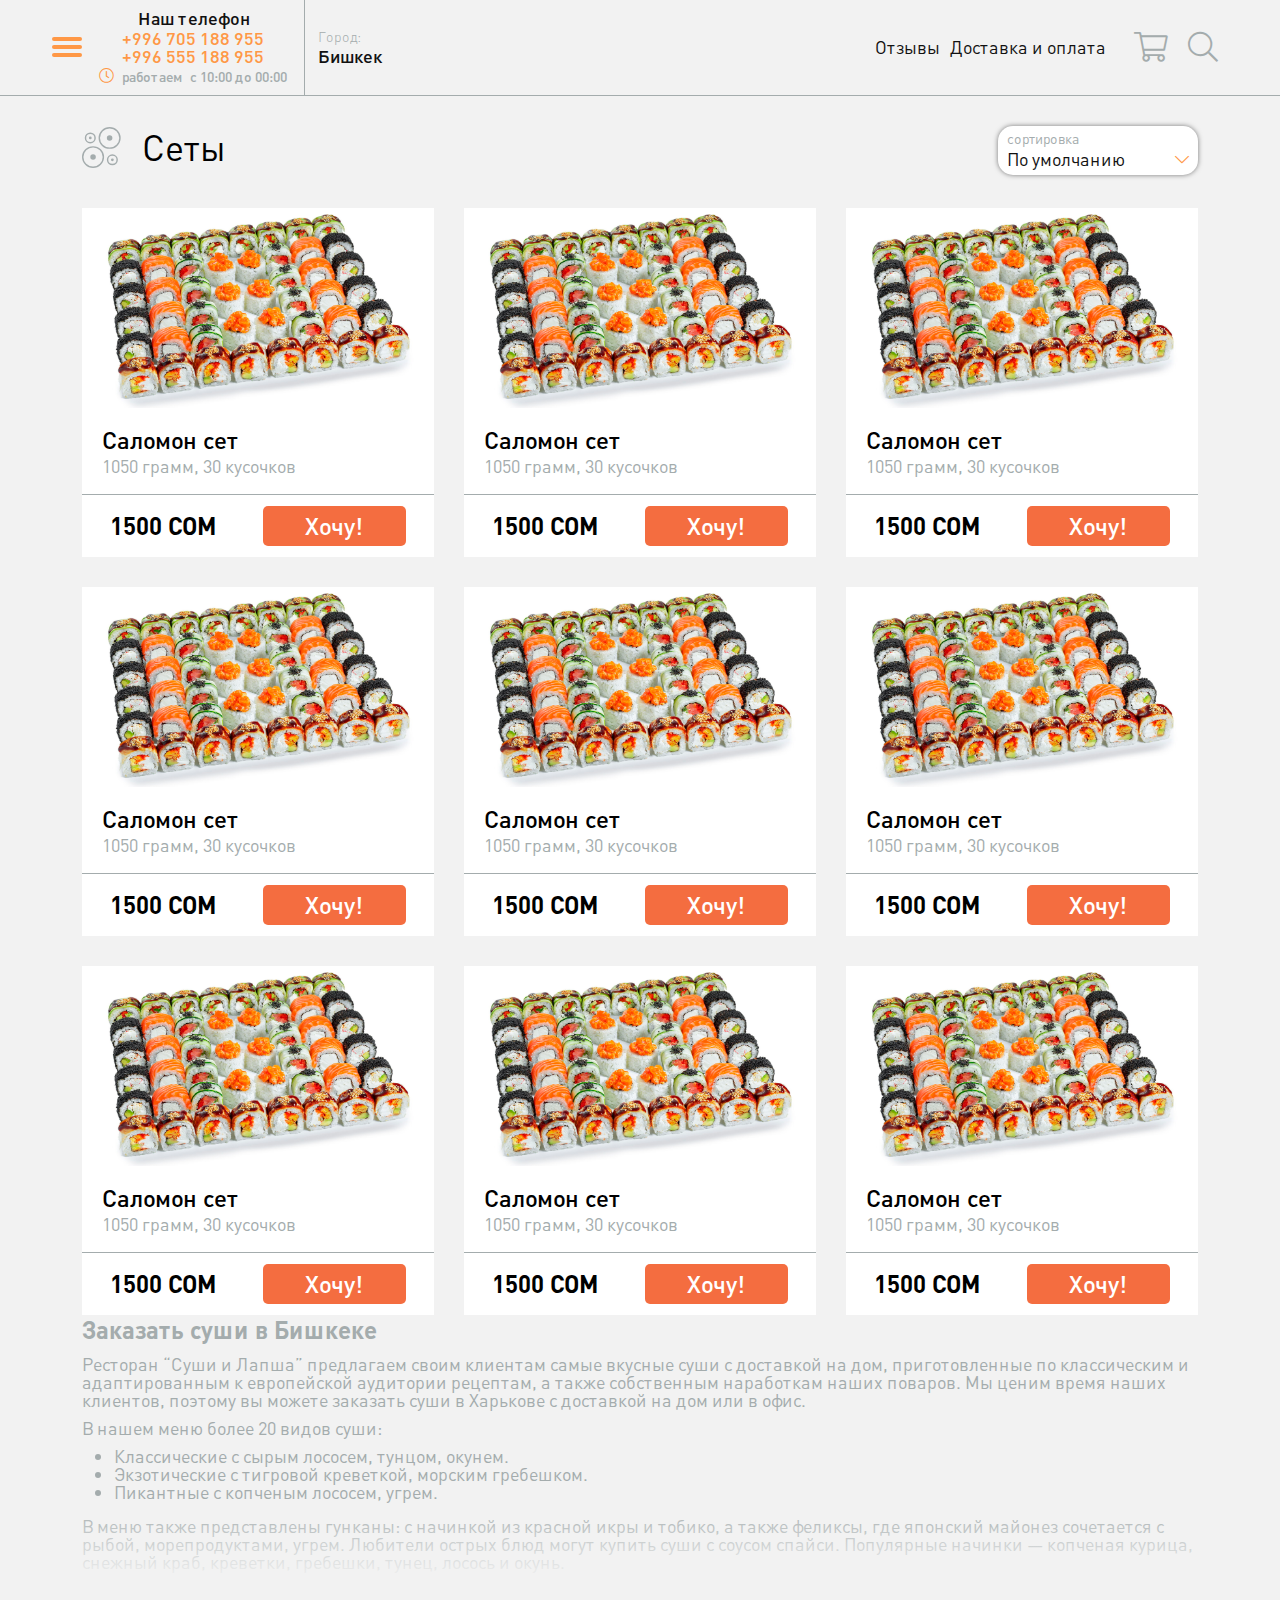
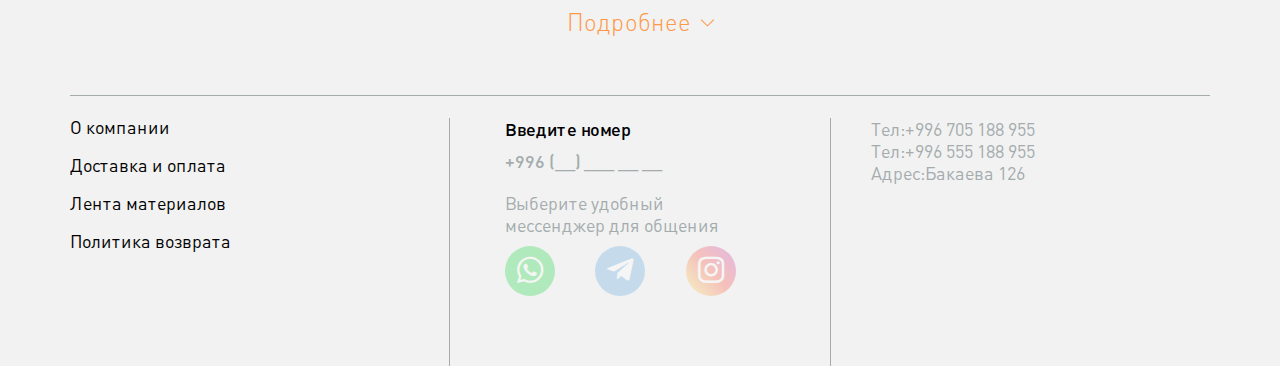
<file: products.html>
<!DOCTYPE html>
<html lang="en">
<head>
  <meta charset="UTF-8">
  <meta http-equiv="X-UA-Compatible" content="IE=edge">
  <meta name="viewport" content="width=device-width, initial-scale=1.0">
  <title>Document</title>
  <link rel="stylesheet" href="css/bootstrap.css">
  <link rel="stylesheet" href="css/main.css">
</head>
<body>
  
  <!-- navbar -->
  <nav class="navbar">
    <div class="container-fluid">
      <div class="navbar-controllers d-flex align-items-center">
        <a href="#!" class="navbar-controllers__logo d-md-none d-flex">
          <img src="images/logo.png" alt="">
        </a>
        <a href="#menu" data-bs-toggle="offcanvas" class="navbar-controllers__btn d-md-flex d-none">
          <span></span>
          <span></span>
          <span></span>
        </a>
      </div>
      <div class="navbar-contacts d-flex flex-md-column flex-row align-items-center justify-content-around">
        <div class="navbar-contacts__phone d-flex flex-column align-items-center">
          <h3>Наш телефон</h3>
          <a href="#!">+996 705 188 955</a>
          <a href="#!">+996 555 188 955</a>
        </div>
        <p class="navbar-contacts__time f300 icon-clock d-flex flex-md-row flex-column align-items-center">
          <span>работаем</span>
          <span>с 10:00 до 00:00</span>
        </p>
      </div>
      <div class="navbar-info d-md-flex d-none align-items-center justify-content-between flex-grow-1">
        <div class="navbar-info__location d-flex flex-column justify-content-center">
          <p>Город:</p>
          <h3>Бишкек</h3>
        </div>
        <div class="navbar-info__list d-flex align-items-center">
          <a href="#!">Отзывы</a>
          <a href="#!">Доставка и оплата</a>
        </div>
      </div>
      <div class="navbar-icons d-flex align-items-center">
        <a href="#cart" data-bs-toggle="offcanvas" class="navbar-icons__link f300 icon-cart d-md-flex d-none"></a>
        <a href="#!" class="navbar-icons__link f300 icon-search"></a>
      </div>
    </div>
    <!-- menu-left -->
    <div class="offcanvas offcanvas-start menu" id="menu">
      <div class="offcanvas-header flex-column align-items-center">
        <button type="button" class="btn-close align-self-end" data-bs-dismiss="offcanvas"></button>
        <a href="#!" class="menu-logo d-flex flex-column align-items-center">
          <img src="images/logo.png" alt="">
          <span>romsem</span>
        </a>
      </div>
      <div class="offcanvas-body d-flex justify-content-center">
        <ul class="menu-list navbar-nav">
          <li><a href="#!" class=""><img src="images/icon-menu/item1.svg" alt=""><span>Пицца</span></a></li>
          <li><a href="#!" class=""><img src="images/icon-menu/item2.svg" alt=""><span>Сеты</span></a></li>
          <li><a href="#!" class=""><img src="images/icon-menu/item3.svg" alt=""><span>WOK</span></a></li>
          <li><a href="#!" class=""><img src="images/icon-menu/item4.svg" alt=""><span>Роллы</span></a></li>
          <li><a href="#!" class=""><img src="images/icon-menu/item5.svg" alt=""><span>Суши</span></a></li>
          <li><a href="#!" class="soon"><img src="images/icon-menu/item6.svg" alt=""><span>Салаты</span></a></li>
          <li><a href="#!" class="soon"><img src="images/icon-menu/item7.svg" alt=""><span>Супы</span></a></li>
          <li><a href="#!" class=""><img src="images/icon-menu/item8.svg" alt=""><span>Корн доги</span></a></li>
          <li><a href="#!" class=""><img src="images/icon-menu/item9.svg" alt=""><span>Напитки</span></a></li>
          <li><a href="#!" class=""><img src="images/icon-menu/item10.svg" alt=""><span>Акции</span></a></li>
        </ul>
      </div>
    </div>
    <!-- menu-left end -->
    <!-- menu-right -->
    <div class="offcanvas offcanvas-end cart" id="cart">
      <div class="offcanvas-header">
        <button type="button" class="btn-close" data-bs-dismiss="offcanvas"></button>
      </div>
      <div class="offcanvas-body d-flex flex-column">
        <div class="cart-products d-flex flex-column align-items-center">
          <h3 class="cart-products__title">Ваша корзина пуста.</h3>
          <a href="#!" class="cart-products__add">Добавьте же скорее что-нибудь!</a>
          <p class="cart-products__text">Бесплатная доставка от 800 СОМ</p>
        </div>
        <div class="cart-location d-flex flex-column align-items-center">
          <div class="cart-location__map">
            <iframe src="https://www.google.com/maps/embed?pb=!1m18!1m12!1m3!1d46795.66070229562!2d74.58178971938123!3d42.85745942677854!2m3!1f0!2f0!3f0!3m2!1i1024!2i768!4f13.1!3m3!1m2!1s0x389eb7e1c72393ab%3A0xa4fb25362bde93a9!2z0KHRg9GI0Lgg0KTQuNGI0LrQsA!5e0!3m2!1sru!2s!4v1639661784250!5m2!1sru!2s" loading="lazy"></iframe>
          </div>
          <span class="f300 icon-marker"></span>
          <h3 class="cart-location__title">Укажите адрес</h3>
          <a href="#!" class="cart-location__time">И узнайте время доставки</a>
        </div>
      </div>
    </div>
    <!-- menu-right end -->
  </nav>
  <nav class="navbar-bottom fixed-bottom d-md-none d-flex justify-content-center align-items-center">
    <a href="#menu" data-bs-toggle="offcanvas" class="navbar-bottom__link d-flex flex-column align-items-center">
      <img src="images/icon-menu-bottom/icon1.svg" alt="">
      <span>Меню</span>
    </a>
    <a href="#cart" data-bs-toggle="offcanvas" class="navbar-bottom__link d-flex flex-column align-items-center">
      <img src="images/icon-menu-bottom/icon2.svg" alt="">
      <span>Корзина</span>
    </a>
    <a href="#!" class="navbar-bottom__link d-flex flex-column align-items-center">
      <img src="images/icon-menu-bottom/icon3.svg" alt="">
      <span>Отзывы</span>
    </a>
  </nav>
  <!-- navbar end -->
  
  <!-- goods -->
  <section class="goods container">
    <div class="row goods__filter">
      <div class="col-md-6">
        <h2 class="d-flex align-items-center justify-content-md-start justify-content-center"><img src="images/icon-menu/item2.svg" alt="">Сеты</h2>
      </div>
      <div class="col-md-6 d-flex justify-content-end">
        <div class="dropdown">
          <a class="filter-btn d-flex flex-md-column flex-row align-items-md-start align-items-center" href="#" data-bs-toggle="dropdown">
            <div class="filter-btn__sort">сортировка</div>
            <div class="filter-btn__text w-100 justify-content-between f300 icon-arr-down d-flex flex-row-reverse align-items-center"><span>По умолчанию</span></div>
          </a>
          <div class="dropdown-menu">
            <a href="#">Действие</a>
            <a href="#">Другое действие</a>
            <a href="#">Что-то еще здесь</a>
          </div>
        </div>
      </div>
    </div>
    <div class="row goods__content">
      <div class="col-lg-4 col-md-6">
        <div class="products d-flex flex-md-column flex-row align-items-center">
          <img src="images/sets/Rectangle1.png" alt="" class="products__img">
          <div class="products__content w-100 h-100 d-flex flex-column">
            <div class="products__content--text d-flex flex-column justify-content-between">
              <h3>Саломон сет</h3>
              <p>1050 грамм, 30 кусочков</p>
            </div>
            <div class="products__content--price d-flex justify-content-md-around justify-content-between align-items-center">
              <span>1500 СОМ</span>
              <a href="#!" class="products__btn">Хочу!</a>
            </div>
          </div>
        </div>
      </div>
      <div class="col-lg-4 col-md-6">
        <div class="products d-flex flex-md-column flex-row align-items-center">
          <img src="images/sets/Rectangle1.png" alt="" class="products__img">
          <div class="products__content w-100 h-100 d-flex flex-column">
            <div class="products__content--text d-flex flex-column justify-content-between">
              <h3>Саломон сет</h3>
              <p>1050 грамм, 30 кусочков</p>
            </div>
            <div class="products__content--price d-flex justify-content-md-around justify-content-between align-items-center">
              <span>1500 СОМ</span>
              <a href="#!" class="products__btn">Хочу!</a>
            </div>
          </div>
        </div>
      </div>
      <div class="col-lg-4 col-md-6">
        <div class="products d-flex flex-md-column flex-row align-items-center">
          <img src="images/sets/Rectangle1.png" alt="" class="products__img">
          <div class="products__content w-100 h-100 d-flex flex-column">
            <div class="products__content--text d-flex flex-column justify-content-between">
              <h3>Саломон сет</h3>
              <p>1050 грамм, 30 кусочков</p>
            </div>
            <div class="products__content--price d-flex justify-content-md-around justify-content-between align-items-center">
              <span>1500 СОМ</span>
              <a href="#!" class="products__btn">Хочу!</a>
            </div>
          </div>
        </div>
      </div>
      <div class="col-lg-4 col-md-6">
        <div class="products d-flex flex-md-column flex-row align-items-center">
          <img src="images/sets/Rectangle1.png" alt="" class="products__img">
          <div class="products__content w-100 h-100 d-flex flex-column">
            <div class="products__content--text d-flex flex-column justify-content-between">
              <h3>Саломон сет</h3>
              <p>1050 грамм, 30 кусочков</p>
            </div>
            <div class="products__content--price d-flex justify-content-md-around justify-content-between align-items-center">
              <span>1500 СОМ</span>
              <a href="#!" class="products__btn">Хочу!</a>
            </div>
          </div>
        </div>
      </div>
      <div class="col-lg-4 col-md-6">
        <div class="products d-flex flex-md-column flex-row align-items-center">
          <img src="images/sets/Rectangle1.png" alt="" class="products__img">
          <div class="products__content w-100 h-100 d-flex flex-column">
            <div class="products__content--text d-flex flex-column justify-content-between">
              <h3>Саломон сет</h3>
              <p>1050 грамм, 30 кусочков</p>
            </div>
            <div class="products__content--price d-flex justify-content-md-around justify-content-between align-items-center">
              <span>1500 СОМ</span>
              <a href="#!" class="products__btn">Хочу!</a>
            </div>
          </div>
        </div>
      </div>
      <div class="col-lg-4 col-md-6">
        <div class="products d-flex flex-md-column flex-row align-items-center">
          <img src="images/sets/Rectangle1.png" alt="" class="products__img">
          <div class="products__content w-100 h-100 d-flex flex-column">
            <div class="products__content--text d-flex flex-column justify-content-between">
              <h3>Саломон сет</h3>
              <p>1050 грамм, 30 кусочков</p>
            </div>
            <div class="products__content--price d-flex justify-content-md-around justify-content-between align-items-center">
              <span>1500 СОМ</span>
              <a href="#!" class="products__btn">Хочу!</a>
            </div>
          </div>
        </div>
      </div>
      <div class="col-lg-4 col-md-6">
        <div class="products d-flex flex-md-column flex-row align-items-center">
          <img src="images/sets/Rectangle1.png" alt="" class="products__img">
          <div class="products__content w-100 h-100 d-flex flex-column">
            <div class="products__content--text d-flex flex-column justify-content-between">
              <h3>Саломон сет</h3>
              <p>1050 грамм, 30 кусочков</p>
            </div>
            <div class="products__content--price d-flex justify-content-md-around justify-content-between align-items-center">
              <span>1500 СОМ</span>
              <a href="#!" class="products__btn">Хочу!</a>
            </div>
          </div>
        </div>
      </div>
      <div class="col-lg-4 col-md-6">
        <div class="products d-flex flex-md-column flex-row align-items-center">
          <img src="images/sets/Rectangle1.png" alt="" class="products__img">
          <div class="products__content w-100 h-100 d-flex flex-column">
            <div class="products__content--text d-flex flex-column justify-content-between">
              <h3>Саломон сет</h3>
              <p>1050 грамм, 30 кусочков</p>
            </div>
            <div class="products__content--price d-flex justify-content-md-around justify-content-between align-items-center">
              <span>1500 СОМ</span>
              <a href="#!" class="products__btn">Хочу!</a>
            </div>
          </div>
        </div>
      </div>
      <div class="col-lg-4 col-md-6">
        <div class="products d-flex flex-md-column flex-row align-items-center">
          <img src="images/sets/Rectangle1.png" alt="" class="products__img">
          <div class="products__content w-100 h-100 d-flex flex-column">
            <div class="products__content--text d-flex flex-column justify-content-between">
              <h3>Саломон сет</h3>
              <p>1050 грамм, 30 кусочков</p>
            </div>
            <div class="products__content--price d-flex justify-content-md-around justify-content-between align-items-center">
              <span>1500 СОМ</span>
              <a href="#!" class="products__btn">Хочу!</a>
            </div>
          </div>
        </div>
      </div>
    </div>
  </section>
  <!-- goods end -->
  
  <!-- content -->
  <section class="content container d-flex flex-column align-items-center">
    <div class="content__text w-100">
      <h3>Заказать суши в Бишкеке</h3>
      <p>Ресторан “Суши и Лапша” предлагаем своим клиентам самые вкусные суши с доставкой на дом, приготовленные по классическим и адаптированным к европейской аудитории рецептам, а также собственным наработкам наших поваров. Мы ценим время наших клиентов, поэтому вы можете заказать суши в Харькове с доставкой на дом или в офис.</p>
      <p>В нашем меню более 20 видов суши:</p>
      <ul>
        <li>Классические с сырым лососем, тунцом, окунем.</li>
        <li>Экзотические с тигровой креветкой, морским гребешком.</li>
        <li>Пикантные с копченым лососем, угрем.</li>
      </ul>
      <p>В меню также представлены гунканы: с начинкой из красной икры и тобико, а также феликсы, где японский майонез сочетается с рыбой, морепродуктами, угрем. Любители острых блюд могут купить суши с соусом спайси. Популярные начинки — копченая курица, снежный краб, креветки, гребешки, тунец, лосось и окунь.</p>
    </div>
    <a href="#!" class="content__more f300 icon-arr-down d-flex flex-row-reverse">Подробнее</a>
  </section>
  <!-- content end -->
  
  <!-- footer -->
  <footer class="footer container">
    <div class="row">
      <div class="col-md-4 footer-box d-md-flex d-none">
        <ul class="footer-box__list navbar-nav">
          <li><a href="#!">О компании</a></li>
          <li><a href="#!">Доставка и оплата</a></li>
          <li><a href="#!">Лента материалов</a></li>
          <li><a href="#!">Политика возврата</a></li>
        </ul>
      </div>
      <div class="col-md-4 footer-box">
        <div class="footer-box__text">
          <h3 class="d-md-flex d-none">Введите номер</h3>
          <span class="d-md-flex d-none">+996 (__) ___ __ __</span>
          <p class="text-md-start text-center">Выберите удобный мессенджер для общения</p>
          <ul class="footer-box__text--social navbar-nav flex-row justify-content-between">
            <li><a href="#!" class="f400 icon-whatsapp"></a></li>
            <li><a href="#!" class="f400 icon-telegram"></a></li>
            <li><a href="#!" class="f400 icon-instagram"></a></li>
          </ul>
        </div>
      </div>
      <div class="col-md-4 footer-box d-flex flex-column align-items-md-start align-items-center">
        <a href="#!" class="footer-box__phone">Тел:+996 705 188 955</a>
        <a href="#!" class="footer-box__phone">Тел:+996 555 188 955</a>
        <p class="footer-box__address">Адрес:Бакаева 126</p>
      </div>
    </div>
  </footer>
  <!-- footer end -->
  
  
  <script src="js/bootstrap.bundle.min.js"></script>
</body>
</html>
</file>
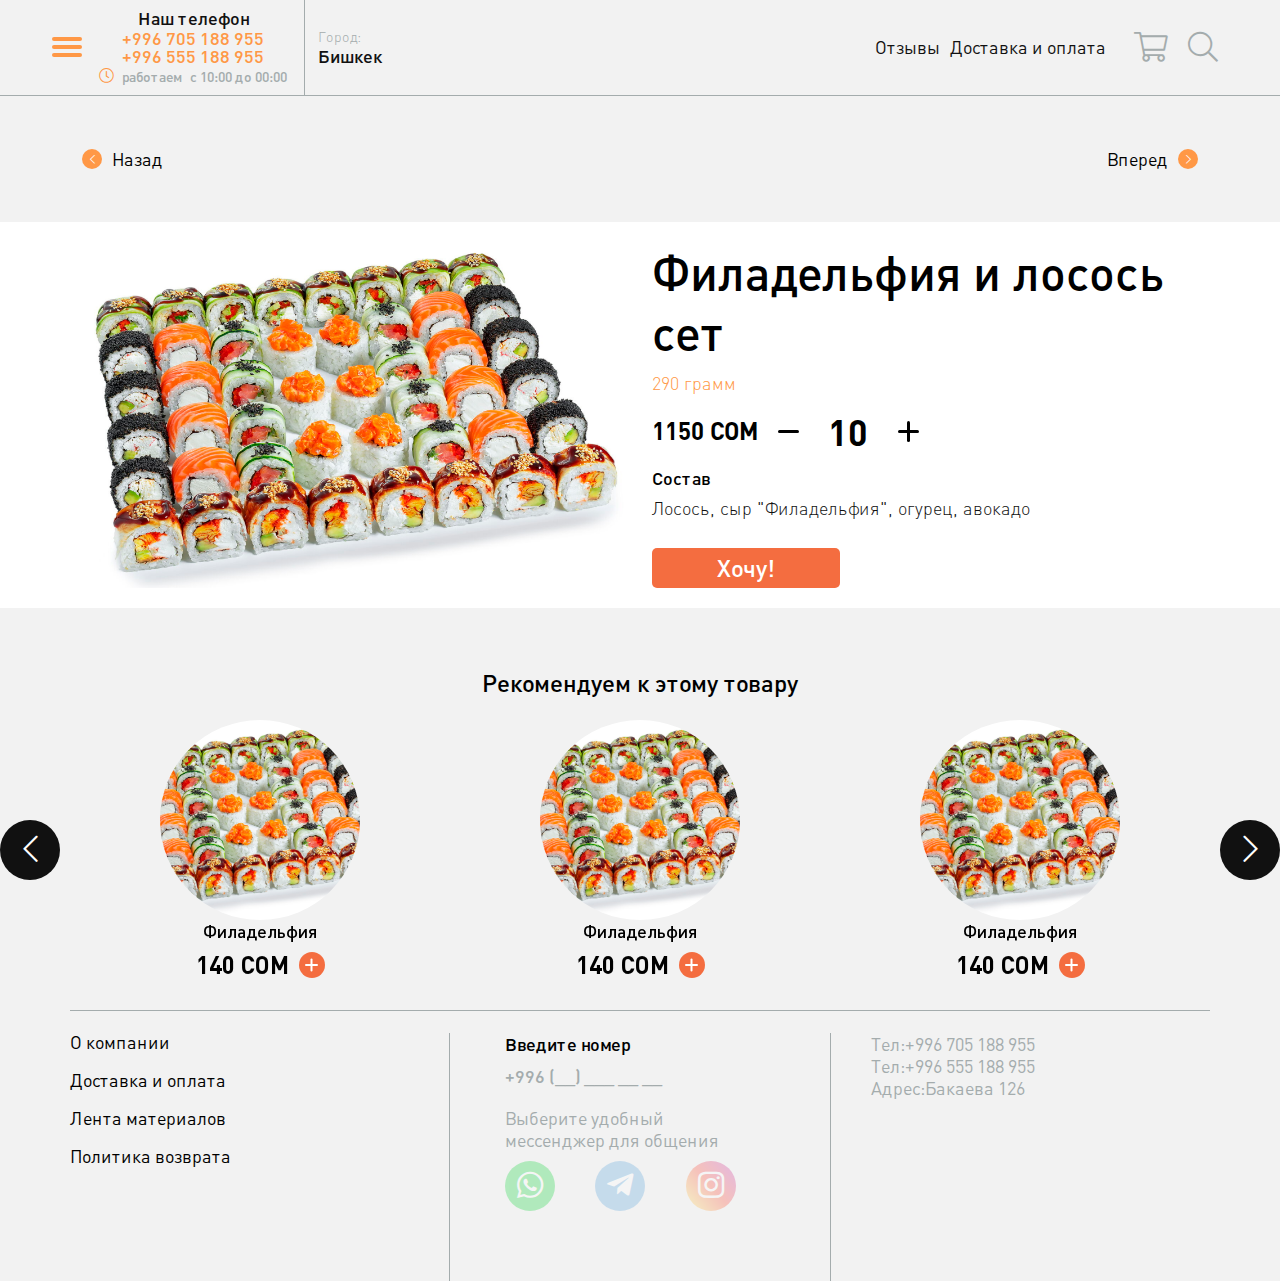
<file: single.html>
<!DOCTYPE html>
<html lang="en">
<head>
  <meta charset="UTF-8">
  <meta http-equiv="X-UA-Compatible" content="IE=edge">
  <meta name="viewport" content="width=device-width, initial-scale=1.0">
  <title>Document</title>
  <link rel="stylesheet" href="css/bootstrap.css">
  <link rel="stylesheet" href="css/main.css">
</head>
<body>
  
  <!-- navbar -->
  <nav class="navbar">
    <div class="container-fluid">
      <div class="navbar-controllers d-flex align-items-center">
        <a href="#!" class="navbar-controllers__logo d-md-none d-flex">
          <img src="images/logo.png" alt="">
        </a>
        <a href="#menu" data-bs-toggle="offcanvas" class="navbar-controllers__btn d-md-flex d-none">
          <span></span>
          <span></span>
          <span></span>
        </a>
      </div>
      <div class="navbar-contacts d-flex flex-md-column flex-row align-items-center justify-content-around">
        <div class="navbar-contacts__phone d-flex flex-column align-items-center">
          <h3>Наш телефон</h3>
          <a href="#!">+996 705 188 955</a>
          <a href="#!">+996 555 188 955</a>
        </div>
        <p class="navbar-contacts__time f300 icon-clock d-flex flex-md-row flex-column align-items-center">
          <span>работаем</span>
          <span>с 10:00 до 00:00</span>
        </p>
      </div>
      <div class="navbar-info d-md-flex d-none align-items-center justify-content-between flex-grow-1">
        <div class="navbar-info__location d-flex flex-column justify-content-center">
          <p>Город:</p>
          <h3>Бишкек</h3>
        </div>
        <div class="navbar-info__list d-flex align-items-center">
          <a href="#!">Отзывы</a>
          <a href="#!">Доставка и оплата</a>
        </div>
      </div>
      <div class="navbar-icons d-flex align-items-center">
        <a href="#cart" data-bs-toggle="offcanvas" class="navbar-icons__link f300 icon-cart d-md-flex d-none"></a>
        <a href="#!" class="navbar-icons__link f300 icon-search"></a>
      </div>
    </div>
    <!-- menu-left -->
    <div class="offcanvas offcanvas-start menu" id="menu">
      <div class="offcanvas-header flex-column align-items-center">
        <button type="button" class="btn-close align-self-end" data-bs-dismiss="offcanvas"></button>
        <a href="#!" class="menu-logo d-flex flex-column align-items-center">
          <img src="images/logo.png" alt="">
          <span>romsem</span>
        </a>
      </div>
      <div class="offcanvas-body d-flex justify-content-center">
        <ul class="menu-list navbar-nav">
          <li><a href="#!" class=""><img src="images/icon-menu/item1.svg" alt=""><span>Пицца</span></a></li>
          <li><a href="#!" class=""><img src="images/icon-menu/item2.svg" alt=""><span>Сеты</span></a></li>
          <li><a href="#!" class=""><img src="images/icon-menu/item3.svg" alt=""><span>WOK</span></a></li>
          <li><a href="#!" class=""><img src="images/icon-menu/item4.svg" alt=""><span>Роллы</span></a></li>
          <li><a href="#!" class=""><img src="images/icon-menu/item5.svg" alt=""><span>Суши</span></a></li>
          <li><a href="#!" class="soon"><img src="images/icon-menu/item6.svg" alt=""><span>Салаты</span></a></li>
          <li><a href="#!" class="soon"><img src="images/icon-menu/item7.svg" alt=""><span>Супы</span></a></li>
          <li><a href="#!" class=""><img src="images/icon-menu/item8.svg" alt=""><span>Корн доги</span></a></li>
          <li><a href="#!" class=""><img src="images/icon-menu/item9.svg" alt=""><span>Напитки</span></a></li>
          <li><a href="#!" class=""><img src="images/icon-menu/item10.svg" alt=""><span>Акции</span></a></li>
        </ul>
      </div>
    </div>
    <!-- menu-left end -->
    <!-- menu-right -->
    <div class="offcanvas offcanvas-end cart" id="cart">
      <div class="offcanvas-header">
        <button type="button" class="btn-close" data-bs-dismiss="offcanvas"></button>
      </div>
      <div class="offcanvas-body d-flex flex-column">
        <div class="cart-products d-flex flex-column align-items-center">
          <h3 class="cart-products__title">Ваша корзина пуста.</h3>
          <a href="#!" class="cart-products__add">Добавьте же скорее что-нибудь!</a>
          <p class="cart-products__text">Бесплатная доставка от 800 СОМ</p>
        </div>
        <div class="cart-location d-flex flex-column align-items-center">
          <div class="cart-location__map">
            <iframe src="https://www.google.com/maps/embed?pb=!1m18!1m12!1m3!1d46795.66070229562!2d74.58178971938123!3d42.85745942677854!2m3!1f0!2f0!3f0!3m2!1i1024!2i768!4f13.1!3m3!1m2!1s0x389eb7e1c72393ab%3A0xa4fb25362bde93a9!2z0KHRg9GI0Lgg0KTQuNGI0LrQsA!5e0!3m2!1sru!2s!4v1639661784250!5m2!1sru!2s" loading="lazy"></iframe>
          </div>
          <span class="f300 icon-marker"></span>
          <h3 class="cart-location__title">Укажите адрес</h3>
          <a href="#!" class="cart-location__time">И узнайте время доставки</a>
        </div>
      </div>
    </div>
    <!-- menu-right end -->
  </nav>
  <nav class="navbar-bottom fixed-bottom d-md-none d-flex justify-content-center align-items-center">
    <a href="#menu" data-bs-toggle="offcanvas" class="navbar-bottom__link d-flex flex-column align-items-center">
      <img src="images/icon-menu-bottom/icon1.svg" alt="">
      <span>Меню</span>
    </a>
    <a href="#cart" data-bs-toggle="offcanvas" class="navbar-bottom__link d-flex flex-column align-items-center">
      <img src="images/icon-menu-bottom/icon2.svg" alt="">
      <span>Корзина</span>
    </a>
    <a href="#!" class="navbar-bottom__link d-flex flex-column align-items-center">
      <img src="images/icon-menu-bottom/icon3.svg" alt="">
      <span>Отзывы</span>
    </a>
  </nav>
  <!-- navbar end -->
  
  <!-- single-pagination -->
  <div class="single-pagination container">
    <div class="row">
      <div class="col-6">
        <a href="#!" class="icon-arr-left d-flex align-items-center flex-row">Назад</a>
      </div>
      <div class="col-6">
        <a href="#!" class="icon-arr-right d-flex align-items-center flex-row-reverse">Вперед</a>
      </div>
    </div>
  </div>
  <!-- single-pagination end -->
  
  <!-- single -->
  <section class="single">
    <div class="container">
      <div class="row single-content">
        <div class="col-md-6">
          <img src="images/sets/Rectangle1.png" alt="" class="single-content__img">
        </div>
        <div class="col-md-6 d-flex flex-column justify-content-between">
          <div class="single-content__text text-md-start text-center">
            <h2>Филадельфия и лосось сет</h2>
            <span>290 грамм</span>
          </div>
          <div class="single-content__price d-flex flex-md-row flex-column align-items-center">
            <p>1150 СОМ</p>
            <div class="single-content__price--num d-flex align-items-center">
              <span class="num-symbol">-</span>
              <span class="num-amount">10</span>
              <span class="num-symbol">+</span>
            </div>
          </div>
          <div class="single-content__info d-md-flex d-none flex-column">
            <h5>Состав</h5>
            <p>Лосось, сыр "Филадельфия", огурец, авокадо</p>
          </div>
          <a href="#!" class="single-content__btn align-self-md-start align-self-center">Хочу!</a>
        </div>
        <!-- d-md-none d-flex -->
        <div class="col-12 d-md-none flex-column d-flex single-slider">
          <h5 class="text-center">Состав сета</h5>
          <div id="single-slider" class="carousel slide" data-bs-ride="carousel">
            <div class="carousel-inner">
              <div class="carousel-item active">
                <div class="row justify-content-center">
                  <div class="col-4">
                    <div class="single-slider__item d-flex flex-column align-items-center">
                      <img src="images/sets/Rectangle1.png" alt="">
                      <h4>Филадельфия</h4>
                      <p>140 СОМ</p>
                    </div>
                  </div>
                  <div class="col-4">
                    <div class="single-slider__item d-flex flex-column align-items-center">
                      <img src="images/sets/Rectangle1.png" alt="">
                      <h4>Филадельфия</h4>
                      <p>140 СОМ</p>
                    </div>
                  </div>
                </div>
              </div>
            </div>
            <a class="carousel-control-prev f300 icon-arr-left" href="#single-slider" data-bs-slide="prev"></a>
            <a class="carousel-control-next f300 icon-arr-right" href="#single-slider" data-bs-slide="next"></a>
          </div>
        </div>
      </div>
    </div>
  </section>
  <!-- single end -->
  
  <!-- single-rec -->
  <section class="single-rec">
    <h3 class="text-center">Рекомендуем к этому товару</h3>
    <div id="single-rec" class="carousel slide" data-bs-ride="carousel">
      <div class="carousel-inner container">
        <div class="carousel-item active">
          <div class="row justify-content-center">
            <div class="col-md-4 col-5">
              <div class="single-rec__item d-flex flex-column align-items-center">
                <img src="images/sets/Rectangle1.png" alt="">
                <h4>Филадельфия</h4>
                <a href="#!" class="single-rec__item--add">140 СОМ <span>+</span></a>
              </div>
            </div>
            <div class="col-md-4 col-5">
              <div class="single-rec__item d-flex flex-column align-items-center">
                <img src="images/sets/Rectangle1.png" alt="">
                <h4>Филадельфия</h4>
                <a href="#!" class="single-rec__item--add">140 СОМ <span>+</span></a>
              </div>
            </div>
            <div class="col-md-4 col-5">
              <div class="single-rec__item d-flex flex-column align-items-center">
                <img src="images/sets/Rectangle1.png" alt="">
                <h4>Филадельфия</h4>
                <a href="#!" class="single-rec__item--add">140 СОМ <span>+</span></a>
              </div>
            </div>
          </div>
        </div>
      </div>
      <a class="carousel-control-prev f300 icon-arr-left" href="#single-rec" data-bs-slide="prev"></a>
      <a class="carousel-control-next f300 icon-arr-right" href="#single-rec" data-bs-slide="next"></a>
    </div>
  </section>
  <!-- single-rec end -->
  
  
  <!-- content -->
  <section class="content container d-md-none d-flex flex-column align-items-center">
    <div class="content__text w-100">
      <h3>Заказать суши в Бишкеке</h3>
      <p>Ресторан “Суши и Лапша” предлагаем своим клиентам самые вкусные суши с доставкой на дом, приготовленные по классическим и адаптированным к европейской аудитории рецептам, а также собственным наработкам наших поваров. Мы ценим время наших клиентов, поэтому вы можете заказать суши в Харькове с доставкой на дом или в офис.</p>
      <p>В нашем меню более 20 видов суши:</p>
      <ul>
        <li>Классические с сырым лососем, тунцом, окунем.</li>
        <li>Экзотические с тигровой креветкой, морским гребешком.</li>
        <li>Пикантные с копченым лососем, угрем.</li>
      </ul>
      <p>В меню также представлены гунканы: с начинкой из красной икры и тобико, а также феликсы, где японский майонез сочетается с рыбой, морепродуктами, угрем. Любители острых блюд могут купить суши с соусом спайси. Популярные начинки — копченая курица, снежный краб, креветки, гребешки, тунец, лосось и окунь.</p>
    </div>
    <a href="#!" class="content__more f300 icon-arr-down d-flex flex-row-reverse">Подробнее</a>
  </section>
  <!-- content end -->
  
  <!-- footer -->
  <footer class="footer container">
    <div class="row">
      <div class="col-md-4 footer-box d-md-flex d-none">
        <ul class="footer-box__list navbar-nav">
          <li><a href="#!">О компании</a></li>
          <li><a href="#!">Доставка и оплата</a></li>
          <li><a href="#!">Лента материалов</a></li>
          <li><a href="#!">Политика возврата</a></li>
        </ul>
      </div>
      <div class="col-md-4 footer-box">
        <div class="footer-box__text">
          <h3 class="d-md-flex d-none">Введите номер</h3>
          <span class="d-md-flex d-none">+996 (__) ___ __ __</span>
          <p class="text-md-start text-center">Выберите удобный мессенджер для общения</p>
          <ul class="footer-box__text--social navbar-nav flex-row justify-content-between">
            <li><a href="#!" class="f400 icon-whatsapp"></a></li>
            <li><a href="#!" class="f400 icon-telegram"></a></li>
            <li><a href="#!" class="f400 icon-instagram"></a></li>
          </ul>
        </div>
      </div>
      <div class="col-md-4 footer-box d-flex flex-column align-items-md-start align-items-center">
        <a href="#!" class="footer-box__phone">Тел:+996 705 188 955</a>
        <a href="#!" class="footer-box__phone">Тел:+996 555 188 955</a>
        <p class="footer-box__address">Адрес:Бакаева 126</p>
      </div>
    </div>
  </footer>
  <!-- footer end -->
  
  
  <script src="js/bootstrap.bundle.min.js"></script>
</body>
</html>
</file>
<file: css/main.css>
@import 'fonts.css';
*{
  font-family: 'din pro';
  font-weight: 400;
}
/* root */
:root{
  --orange: rgb(255, 152, 70);
  --white: rgb(255, 255, 255);
  --black: rgb(0, 0, 0);
  --dark: rgb(17, 17, 17);
  --orangered: rgb(244, 109, 64);
  --gray: rgb(164, 172, 173);
  --gray-ligth: rgb(242, 242, 242);
  --red: rgb(235, 87, 87);
  --whatsapp: rgb(27, 215, 65);
  --telegram: rgb(97, 168, 222);
  --instagram: linear-gradient(49.12deg, rgb(255, 221, 85) 6.62%, rgb(255, 84, 62) 50.06%, rgb(200, 55, 171) 93.5%);
}
/* body */
body{
  background: var(--gray-ligth);
}
/* corsor */
a:hover,button:hover{
  cursor: url('../images/pointing.svg'), auto;
}
/* html{
  cursor: url('../images/pointing-white.svg'), auto; 
} */
/* icons */
*::before,
*::after{
  font-family: 'icons';
}
.f400{font-weight: 400;}
.f300{font-weight: 300;}
.icon-search::before{content: '\f002';}
.icon-cart::before{content: '\f07a';}
.icon-marker::before{content: '\f3c5';}
.icon-clock::before{content: '\f017';}
.icon-arr-left::before{content: '\f053';}
.icon-arr-right::before{content: '\f054';}
.icon-arr-down::before{content: '\f078';}
.icon-whatsapp::before{content: '\f232';}
.icon-telegram::before{content: '\f3fe';}
.icon-instagram::before{content: '\f16d';}
.icon-check::before{content: '\f00c';}
/* navbar */
.navbar{
  padding: 0 40px;
  border-bottom: 1px solid var(--gray);
}
.navbar-controllers__logo img{
  width: 47px;
  object-fit: contain;
}
.navbar-controllers__btn{
  width: 30px;
  height: 30px;
  /* background: grey; */
  display: flex;
  flex-direction: column;
  justify-content: center;
  gap: 4px;
}
.navbar-controllers__btn span{
  width: 100%;
  height: 4px;
  border-radius: 4px;
  background: var(--orange);
}
.navbar-contacts{
  padding: 7px 17px;
  border-right: 1px solid var(--gray);
}
.navbar-contacts__phone h3,
.navbar-contacts__phone a,
.navbar-contacts__time span,
.navbar-info__location h3{
  font-weight: 500;
  font-size: 18px;
  text-decoration: none;
  margin-bottom: 0;
}
.navbar-contacts__phone h3,
.navbar-info__location h3,
.navbar-info__list a{
  line-height: 22px;
  color: var(--dark);
}
.navbar-contacts__phone a{
  line-height: 18px;
  color: var(--orange);
}
.navbar-contacts__time{
  gap: 8px;
  margin-bottom: 0;
}
.navbar-contacts__time span,
.navbar-info__location p{
  font-size: 14px;
  line-height: 17px;
  color: var(--gray);
}
.navbar-contacts__time.icon-clock::before{
  font-size: 15px;
  color: var(--orange);
}
.navbar-info{
  padding: 13px;
}
.navbar-info__location p{
  font-weight: 300;
  margin-bottom: 0;
}
.navbar-info__list a{
  font-size: 18px;
  padding: 5px;
  display: flex;
  text-decoration: none;
}
.navbar-info__list a:hover{
  color: var(--orange);
}
.navbar-icons a{
  font-size: 30px;
  padding: 10px;
  text-decoration: none;
  color: var(--gray);
}
/* navbar-bottom */
.navbar-bottom{
  background: var(--white);
  border-top: 1px solid var(--gray);
}
.navbar-bottom__link{
  text-decoration: none;
  gap: 5px;
  padding: 11px 21px;
}
.navbar-bottom__link img{
  height: 30px;
  object-fit: contain;
  display: flex;
}
.navbar-bottom__link span{
  font-size: 14px;
  line-height: 17px;
  color: var(--dark);
  font-weight: 500;
}
/* menu-left */
.menu-logo img{
  width: 100px;
  object-fit: contain;
  display: flex;
}
.menu-logo span{
  font-size: 30px;
  line-height: 30px;
  color: var(--black);
  font-family: 'nexa';
  font-weight: 300;
  text-transform: uppercase;
}
.menu-logo{
  padding: 5px 21px 30px;
  border-bottom: 1px solid var(--gray);
  text-decoration: none;
  gap: 10px;
}
.menu-list a{
  padding: 15px 5px;
  display: flex;
  gap: 20px;
  text-decoration: none;
  color: var(--black);
  position: relative;
}
.menu-list img{
  width: 30px;
  object-fit: contain;
  display: flex;
}
.menu-list span{
  font-size: 24px;
  line-height: 30px;
}
.menu-list a:hover{
  color: var(--orange);
}
.menu-list a.soon::before,
.categories-card.soon .categories-card__link p::before{
  position: absolute;
  content: 'скоро';
  padding: 2px 7px;
  font-size: 11px;
  line-height: 11px;
  color: var(--white);
  background: var(--red);
  border-radius: 7px;
  font-family: 'din pro';
  font-weight: 400;
  text-transform: uppercase;
  right: 5px;
  top: 7px;
}
/* menu-right */
.cart-products,
.cart-location{
  background: var(--gray-ligth);
  border-radius: 5px;
  margin-bottom: 20px;
  overflow: hidden;
}
.cart-location__title,
.cart-products__title{
  font-size: 24px;
  line-height: 30px;
  font-weight: 500;
  color: var(--black);
  margin: 10px 0;
}
.cart-products__add,
.cart-location__time{
  color: var(--gray);
  font-size: 18px;
  line-height: 22px;
  margin-bottom: 7px;
  text-decoration: none;
}
.cart-products__text{
  width: 100%;
  background: var(--orange);
  color: var(--white);
  padding: 12px 0;
  text-align: center;
  margin-bottom: 0;
  margin-top: 19px;
}
.cart-location__map{
  width: 100%;
  height: 120px;
  /* background: var(--black); */
}
.cart-location .icon-marker{
  width: 60px;
  height: 60px;
  border-radius: 50%;
  background: var(--orange);
  color: var(--white);
  font-size: 40px;
  display: flex;
  justify-content: center;
  align-items: center;
  margin-top: -30px;
  position: relative;
  z-index: 30;
}
.cart-location__map iframe{
  width: 100%;
  height: 100%;
  border: none;
}
/* header slider */
.header{
  padding-top: 30px;
  padding-bottom: 50px;
}
.header .carousel-item img{
  width: 100%;
  height: 100%;
  object-fit: contain;
  object-position: left;
}
.header .carousel-item{
  background: var(--white);
  height: 600px;
  padding: 20px;
}
.header .carousel-caption{
  left: 0;
  bottom: 0;
  right: 0;
  width: 100%;
  height: 100%;
  padding: 25px;
}
.header .carousel-caption h2,
.header .carousel-caption p,
.header .carousel-caption span{
  color: var(--black);
  margin: 0;
}
.header .carousel-caption h2{
  font-size: 40px;
  font-weight: 500;
  line-height: 50px;
  font-style: italic;
}
.header .carousel-caption p{
  font-size: 20px;
  color: var(--orange);
  font-weight: 300;
  line-height: 25px;
}
.carousel-caption__price--old{
  font-size: 25px;
  font-weight: 700;
  position: relative;
  display: flex;
  justify-content: center;
  align-items: center;
  padding: 10px;
}
.carousel-caption__price--old::before{
  position: absolute;
  content: '';
  width: 100%;
  height: 4px;
  background: var(--red);
  border-radius: 4px;
  transform: rotate(-10deg);
}
.carousel-caption__price--new{
  font-size: 35px;
  line-height: 40px;
  font-weight: 700;
  padding: 10px;
  display: flex;
}
.carousel-caption__btn{
  min-width: 277px;
  border-radius: 7px;
  font-size: 27px;
  line-height: 35px;
  font-weight: 500;
  color: var(--white);
  background: var(--orangered);
  padding: 15px;
  text-decoration: none;
}
.header .carousel-indicators{
  position: unset;
  width: 100%;
  margin: 0;
  padding: 11px 0;
  align-items: center;
}
.header .carousel-indicators li{
  width: 10px;
  height: 10px;
  border-radius: 50%;
  background: var(--gray);
  opacity: 1;
  border: none;
  margin: 0 6px;
}
.header .carousel-indicators li.active{
  width: 12px;
  height: 12px;
  background: var(--orange);
}
/* categories */
.categories{
  padding-bottom: 52px;
}

.categories-card__link{
  width: 100%;
  height: 200px;
  position: relative;
  border-radius: 5px;
  overflow: hidden;
  display: flex;
}
.categories-card__link img{
  width: 100%;
  height: 100%;
  object-fit: cover;
  display: flex;
}
.categories-card__link p{
  position: absolute;
  width: 100%;
  left: 0;
  top: 0;
  color: var(--white);
  font-size: 18px;
  line-height: 22px;
  font-weight: 500;
  padding: 10px 7px 7px;
  margin: 0;
  display: flex;
  align-items: center;
}
.categories-card.soon .categories-card__link p::before{
  right: 10px;
  top: auto;
}
.categories__content{
  row-gap: 30px;
  --bs-gutter-x: 30px
}
.categories-card:nth-of-type(n + 9) .categories-card__link p{
  bottom: 0;
  top: auto;
  font-size: 24px;
  line-height: 30px;
  font-weight: 500;
}
/* tabs */
.tabs{
  width: 100%;
  padding-bottom: 50px;
}
.tabs__links a{
  font-size: 24px;
  line-height: 30px;
  border-bottom: 2px solid var(--gray);
  color: var(--gray);
  font-weight: 500;
  text-decoration: none;
}
.tabs__links a.active{
  color: var(--black);
  border-bottom-color: transparent;
}
.tabs__links{
  column-gap: 30px;
  padding-bottom: 30px;
}
/* products */
.products{
  width: 100%;
  height: 100%;
  background: var(--white);
}
.products__img{
  width: 100%;
  height: 200px;
  object-fit: contain;
  display: flex;
}
.products__content--text{
  padding: 17px 20px;
  border-bottom: 1px solid var(--gray);
  flex-grow: 1;
}
.products__content--text h3,
.products__content--price span{
  margin: 0;
  font-size: 24px;
  line-height: 30px;
  color: var(--black);
  font-weight: 500;
}
.products__content--text p{
  margin: 0;
  font-size: 18px;
  line-height: 22px;
  color: var(--gray);
}
.products__content--price{
  padding: 11px 5px;
}
.products__content--price span{
  font-weight: 700;
}
.products__btn{
  min-width: 143px;
  padding: 5px;
  border-radius: 5px;
  display: inline-flex;
  color: var(--white);
  background: var(--orangered);
  font-weight: 500;
  font-size: 24px;
  line-height: 30px;
  justify-content: center;
  text-decoration: none;
}
.tabs .carousel-control-prev,
.tabs .carousel-control-next,
.single-rec .carousel-control-prev,
.single-rec .carousel-control-next{
  width: 60px;
  height: 60px;
  border-radius: 50%;
  background: var(--dark);
  color: var(--white);
  display: flex;
  justify-content: center;
  align-items: center;
  text-decoration: none;
  font-size: 30px;
  top: auto;
  bottom: auto;
  opacity: 1;
}
.tabs .carousel,
.single-rec .carousel{
  display: flex;
  align-items: center;
}
.tabs .carousel-control-prev{left: 5%;}
.tabs .carousel-control-next{right: 5%;}

/* contentn */
.content{
  padding-bottom: 60px;
}
.content__text{
  position: relative;
}
.content__text h3,
.content__text p,
.content__text li{
  color: var(--gray);
  margin: 0;
}
.content__text h3{
  font-size: 24px;
  line-height: 30px;
  font-weight: 700;
  margin-bottom: 10px;
}
.content__text p,
.content__text li{
  font-size: 18px;
  line-height: 18px;
}
.content__text p{
  margin-bottom: 10px;
}
.content__text::before{
  width: 100%;
  height: 30%;
  position: absolute;
  content: '';
  bottom: 0;
  left: 0;
  background: linear-gradient(180deg, rgba(242, 242, 242, 0) 0%, #F2F2F2 100%);
}
.content__more{
  text-decoration: none;
  color: var(--orange);
  font-size: 24px;
  line-height: 24px;
  column-gap: 10px;
  margin-top: 30px;
}
.content__more::before{
  font-size: 15px;
}
/* footer */
.footer{
  padding-top: 22px;
  border-top: 1px solid var(--gray);
}
.footer-box{
  padding-bottom: 70px;
}
.footer-box:first-of-type{
  padding-left: 0;
  border-right: 1px solid var(--gray);
}
.footer-box:last-of-type{
  padding-left: 40px;
  border-left: 1px solid var(--gray);
}
.footer a,
.footer h3,
.footer p,
.footer span{
  font-size: 18px;
  text-decoration: none;
  margin: 0;
}
.footer-box__text h3,
.footer-box__text span{
  font-weight: 500;
}
.footer-box__text h3,
.footer-box__text span,
.footer p,
.footer-box__phone{
  line-height: 22px;
}
.footer-box__list a{
  line-height: 18px;
  margin-bottom: 20px;
  display: flex;
}
.footer-box__list a,
.footer-box__text h3{
  color: var(--black);
}
.footer-box__text span,
.footer-box__text p,
.footer-box__phone,
.footer-box__address{
  color: var(--gray);
}
.footer-box__text{
  padding: 0 23% 0 12%;
}
.footer-box__text span{
  margin: 10px 0 20px;
  display: flex;
}
.footer-box__text--social a{
  width: 50px;
  height: 50px;
  border-radius: 50%;
  color: var(--white);
  font-size: 30px;
  display: flex;
  justify-content: center;
  align-items: center;
  opacity: 0.3;
  transition: opacity 0.5s;
}
.footer-box__text--social a:hover{
  opacity: 1;
}
.footer-box__text--social a.icon-whatsapp{
  background: var(--whatsapp);
}
.footer-box__text--social a.icon-telegram{
  background: var(--telegram);
}
.footer-box__text--social a.icon-instagram{
  background: var(--instagram);
}
.footer-box__text--social{
  margin-top: 10px;
}
/* goods */
.goods__content{
  row-gap: 30px;
  --bs-gutter-x: 30px
}
.goods__filter{
  padding-top: 30px;
  padding-bottom: 30px;
}
.goods__filter h2{
  column-gap: 20px;
  font-size: 36px;
  line-height: 44px;
  color: var(--black);
  font-weight: 400;
}
.goods__filter h2 img{
  width: 40px;
}
.goods__filter .dropdown{
  min-width: 200px;
  display: flex;
  flex-direction: column;
}
.goods__filter .filter-btn{
  padding: 4px 9px;
  background: var(--white);
  border-radius: 15px;
  box-shadow: 0 0px 5px rgba(0, 0, 0, 0.5);
}
.goods__filter .filter-btn.show{
  border-radius: 15px 15px 0 0;
}
.goods__filter .dropdown-menu.show{
  inset: unset !important;
  width: 200px;
  left: 0 !important;
  transform: translate3d(0, 45px, 0) !important;
  border: none;
  box-shadow: 0 5px 5px rgba(0, 0, 0, 0.5);
  display: flex;
  flex-direction: column;
  padding: 0 9px;
  border-radius: 0 0 15px 15px;
}
.goods__filter .dropdown-menu a{
  padding: 10px 5px;
  font-size: 18px;
  line-height: 22px;
  color: var(--dark);
  text-decoration: none;
}
.goods__filter .dropdown-menu a:hover{
  color: var(--orangered);
}
.goods__filter .dropdown-menu a:first-of-type{
  border-top: 1px solid gray;
}
.filter-btn{
  text-decoration: none;
}
.filter-btn__sort{
  color: var(--gray);
  font-size: 14px;
  line-height: 17px;
}
.filter-btn__text span{
  color: var(--dark);
  font-size: 18px;
  line-height: 22px;
  font-weight: 400;
}
.filter-btn__text::before{
  color: var(--orange);
}
/* single-pagination */
.single-pagination{
  padding-top: 52px;
  padding-bottom: 52px;
}
.single-pagination a{
  color: var(--black);
  font-size: 18px;
  line-height: 22px;
  column-gap: 10px;
  text-decoration: none;
  font-weight: 400;
}
.single-pagination a::before{
  width: 20px;
  height: 20px;
  display: flex;
  align-items: center;
  justify-content: center;
  border-radius: 50%;
  background: var(--orange);
  color: var(--white);
  font-weight: 300;
  font-size: 10px;
}
/* single */
.single{
  width: 100%;
  background: var(--white);
  padding: 20px 0;
  margin-bottom: 30px;
}
.single-content__img{
  width: 100%;
  height: 100%;
  object-fit: contain;
}
.single-content__text h2{
  font-size: 48px;
  line-height: 60px;
  color: var(--black);
  font-weight: 500;
  margin-bottom: 10px;
}
.single-content__text span,
.single-content__info p{
  font-size: 18px;
  line-height: 22px;
  font-weight: 300;
}
.single-content__text span{
  color: var(--orange);
}
.single-content__info p{
  color: var(--dark);
}
.single-content__price p{
  margin-bottom: 0;
  font-size: 24px;
  line-height: 30px;
  font-weight: 700;
  color: var(--black);
}
.single-content__info h5{
  font-size: 18px;
  line-height: 22px;
  font-weight: 500;
  color: var(--black);
}
.single-content__price{
  column-gap: 10px;
}
.single-content__price--num{
  column-gap: 20px;
}
.num-symbol{
  width: 40px;
  height: 40px;
  border-radius: 50%;
  display: flex;
  background: transparent;
  justify-content: center;
  align-items: center;
  font-size: 0;
  position: relative;
  cursor: pointer;
}
.num-symbol::before,
.num-symbol::after{
  width: 21px;
  height: 3px;
  background: var(--black);
  position: absolute;
  content: '';
  border-radius: 2px;
}
.num-symbol::after{
  transform: rotate(90deg);
}
.num-symbol:first-of-type::after{
  display: none;
}
.num-symbol:hover::before,
.num-symbol:hover::after{
  background: var(--white);
}
.num-symbol:hover{
  background: var(--orange);
}
.num-amount{
  font-size: 36px;
  line-height: 45px;
  color: var(--black);
  font-weight: 700;
}
.single-content__btn{
  min-width: 188px;
  padding: 5px;
  border-radius: 5px;
  background: var(--orangered);
  color: var(--white);
  font-size: 24px;
  line-height: 30px;
  font-weight: 500;
  text-align: center;
  text-decoration: none;
  align-self: flex-start;
}
.single-slider__item img{
  width: 66px;
  height: 66px;
  border-radius: 50%;
  object-fit: cover;
}
.single-slider__item h4{
  font-size: 14px;
  line-height: 17px;
  color: var(--black);
  font-weight: 500;
  margin: 10px 0;
}
.single-slider__item p{
  font-size: 18px;
  line-height: 22px;
  font-weight: 700;
  color: var(--black);
}
.single-slider__item{
  padding: 20px 5px;
}
.single-slider h5{
  margin: 30px 0 20px;
  font-size: 24px;
  line-height: 30px;
  color: var(--black);
}
.single-slider .carousel-control-next,
.single-slider .carousel-control-prev{
  width: 38px;
  height: 38px;
  border-radius: 50%;
  background: var(--black);
  color: var(--white);
  font-size: 18px;
  display: flex;
  justify-content: center;
  align-items: center;
  text-decoration: none;
  opacity: 1;
  top: auto;
  bottom: auto;
}
.single-slider .carousel{
  display: flex;
  align-items: center;
}
/* single-rec */
.single-rec__item img{
  width: 200px;
  height: 200px;
  object-fit: cover;
  border-radius: 50%;
}
.single-rec__item h4{
  font-size: 18px;
  line-height: 22px;
  color: var(--black);
  font-weight: 500;
}
.single-rec__item--add{
  display: flex;
  align-items: center;
  color: var(--black);
  font-size: 24px;
  line-height: 30px;
  font-weight: 700;
  text-decoration: none;
  column-gap: 10px;
}
.single-rec__item--add span{
  width: 26px;
  height: 26px;
  background: var(--orangered);
  border-radius: 50%;
  font-size: 0;
  position: relative;
  display: flex;
  justify-content: center;
  align-items: center;
}
.single-rec__item--add span::before,
.single-rec__item--add span::after{
  width: 13px;
  height: 2px;
  background: var(--white);
  border-radius: 3px;
  position: absolute;
  content: '';
}
.single-rec__item--add span::after{
  transform: rotate(90deg);
}
.single-rec{
  padding-top: 30px;
  padding-bottom: 30px;
}
.single-rec h3{
  margin-bottom: 22px;
  font-size: 24px;
  line-height: 30px;
  font-weight: 500;
  color: var(--black);
}
/* form */
.form{
  padding-top: 55px;
  padding-bottom: 55px;
}
.form .row{
  row-gap: 20px;
  --bs-gutter-x: 20px
}
.form-name{
  display: flex;
  column-gap: 20px;
}
.form-name input,
.form-comments input,
.form-email input,
.form-promo input,
.delivery1 input,
#delivery2 input,
.card2 input,
.card1 input,
.form-deliverTime input{
  flex-grow: 1;
  width: 100%;
  padding: 9px 10px;
  border: none;
  outline: none;
  background: var(--white);
  color: var(--dark);
  border-radius: 5px;
  font-size: 18px;
  line-height: 22px;
}

.form-delivery,
.form-card,
.form-time{
  width: 100%;
  border-radius: 5px;
  overflow: hidden;
}
.form-delivery a,
.form-card a,
.form-time a{
  width: 50%;
  display: flex;
  padding: 9px;
  color: var(--dark);
  background: var(--white);
  font-size: 18px;
  line-height: 22px;
  justify-content: center;
  text-decoration: none;
}
.form-delivery a.active,
.form-card a.active,
.form-time a.active{
  background: var(--orange);
  color: var(--white);
}
.form-card,
.form-time{
  margin-bottom: 20px;
}
.card1 label{
  display: flex;
  width: 100%;
  position: relative;
  align-items: center;
  column-gap: 30px;
  height: 100%;
}
.card1 label .checkbox-text::before{
  width: 22px;
  height: 22px;
  border-radius: 50%;
  background: var(--white);
  position: absolute;
  content: '';
  left: 0;
  border: 2px solid var(--white);
  box-sizing: border-box;
}
.card1 label input:checked + .checkbox-text::before{
  background: var(--orange);
}
.checkbox::before{
  position: absolute;
  left: 7px;
  top: 3px;
  font-size: 0px;
  color: var(--white);
  transition: font-size 0.3s;
}
.card1 label input:checked + .checkbox-text .checkbox::before{
  font-size: 11px;
}
.card1 label span{
  padding-left: 40px;
}
.card1 label input{
  display: none;
}

.card1 label input{
  flex-grow: unset;
  width: auto;
}
.form-btn{
  width: 100%;
  padding: 12px;
  border-radius: 5px;
  background: var(--orangered);
  color: var(--white);
  border: none;
  outline: none;
  cursor: pointer;
  font-size: 18px;
  line-height: 22px;
}
.aferta{
  font-size: 14px;
  line-height: 17px;
  color: var(--black);
  text-align: center;
}
.aferta a{
  color: var(--black);
  font-weight: 500;
  text-decoration: none;
  border-bottom: 1px solid var(--black);
}
.form-info{
  display: flex;
  align-items: center;
}
.form-info p{
  margin: 0;
  font-size: 18px;
  line-height: 22px;
  color: var(--dark);
  font-weight: 500;
}




@media (max-width: 1199.9px){
  .header .carousel-item{
    height: 500px;
  }
  .header .carousel-item img{
    width: 80%;
  }
}
@media (max-width: 991.9px){
  .navbar{
    padding: 0;
  }
  .header .carousel-item{
    height: 400px;
  }
  .header .carousel-item img{
    width: 60%;
  }
}
@media (max-width: 767.9px){
  .navbar-contacts{
    border: none;
    flex-grow: 1;
    padding: 7px;
  }
  .navbar-contacts__time{
    gap: 0;
  }
  .categories__content{
    padding-top: 20px;
    padding-bottom: 20px;
  }
  .categories__content,
  .goods__content{
    row-gap: 10px;
    --bs-gutter-x: 10px;
  }
  .navbar-icons a{
    padding: 0;
  }
  .categories{
    padding-bottom: 20px;
  }
  .content__text{
    height: 200px;
    overflow: hidden;
  }
  .content{
    padding-bottom: 20px;
  }
  .footer{
    border: none;
  }
  .footer-box{
    padding-bottom: 30px;
  }
  .footer-box__text{
    padding: 0 10%;
  }
  .footer-box:last-of-type{
    padding: 0 0 90px 0;
    border: none;
  }
  .goods__content .products{
    border-radius: 10px;
    padding: 10px;
  }
  .goods__content .products__img{
    width: 40%;
    height: 100%;
  }
  .goods__content .products__content{
    width: 60%;
  }
  .goods__content .products__content--price,
  .goods__content .products__content--text{
    padding: 5px;
    border: none;
  }
  .goods__filter .dropdown,
  .goods__filter .dropdown-menu.show{
    min-width: 100%;
  }
  .filter-btn__text{
    flex-grow: 1;
  }
  .filter-btn__text span{
    font-size: 24px;
    line-height: 30px;
  }
  .filter-btn{
    height: 45px;
    column-gap: 15px;
  }
  .filter-btn__sort{
    font-size: 0;
    width: 18px;
    height: 3px;
    border-radius: 2px;
    background: var(--orange);
    position: relative;
  }
  .filter-btn__sort::before,
  .filter-btn__sort::after{
    width: 24px;
    height: 3px;
    position: absolute;
    content: '';
    background: var(--orange);
    border-radius: 2px;
    left: 0;
  }
  .filter-btn__sort::before{top: -7px;}
  .filter-btn__sort::after{bottom: -7px;}
  .single-content{
    background: var(--white);
    border-radius: 15px;
    margin: 0;
  }
  .single{
    background: transparent;
    padding: 0;
  }
  .single-pagination{
    padding-top: 15px;
    padding-bottom: 15px;
  }
  .single-content__text h2{
    font-size: 30px;
    line-height: 30px;
  }
  .form-name{
    order: -20;
  }
  .form-deliv{
    order: -19;
  }
  .form-address{
    order: -18;
  }
  .form-payment{
    order: -17;
  }
  .form-email{
    order: -16;
  }
}
@media (max-width: 575.9px){
  .categories-card__link{
    height: 157px;
  }
  .single-rec__item img{
    width: 66px;
    height: 66px;
  }
  .single-rec .carousel-control-next,
  .single-rec .carousel-control-prev{
    width: 38px;
    height: 38px;
    font-size: 18px;
  }
  .single-rec .row{
    --bs-gutter-x: 10px
  }
  .single-rec__item h4{
    font-size: 14px;
    line-height: 17px;
  }
  .single-rec__item--add{
    font-size: 18px;
    line-height: 22px;
  }
  /* .single-rec .carousel-control-next{
    right: 15px;
  }
  .single-rec .carousel-control-prev{
    left: 15px;
  } */
}
@media (max-width: 480px){
  .navbar-contacts__time span,
  .navbar-contacts__phone h3,
  .navbar-contacts__phone a{
    font-size: 12px;
  }
  .navbar-contacts__time span,
  .navbar-contacts__phone h3{
    line-height: 15px;
  }
  .navbar-contacts__phone a,
  .navbar-contacts__time.icon-clock::before{
    line-height: 12px;
  }
  .menu-logo img{
    width: 70px;
  }
  .menu-logo{
    padding-bottom: 10px;
  }
  .menu-logo span{
    font-size: 20px;
    line-height: 20px;
  }
  .menu-list a{
    padding: 10px 5px;
  }
  .goods__content .products__content--text h3,
  .goods__content .products__content--text p{
    font-size: 14px;
    line-height: 17px;
  }
  .goods__content .products__btn{
    min-width: 80px;
    padding: 2px;
  }
  .goods__content .products__btn,
  .goods__content .products__content--price span{
    font-size: 18px;
    line-height: 22px;
  }
  .single-slider .single-slider__item{
    padding: 0;
  }
  .single-slider .row{
    --bs-gutter-x: 10px
  }
}
@media (max-width: 375px){
  .categories-card__link{
    height: 100px;
  }
  .goods__content .products__content--price span{
    font-size: 14px;
  }
}
</file>
